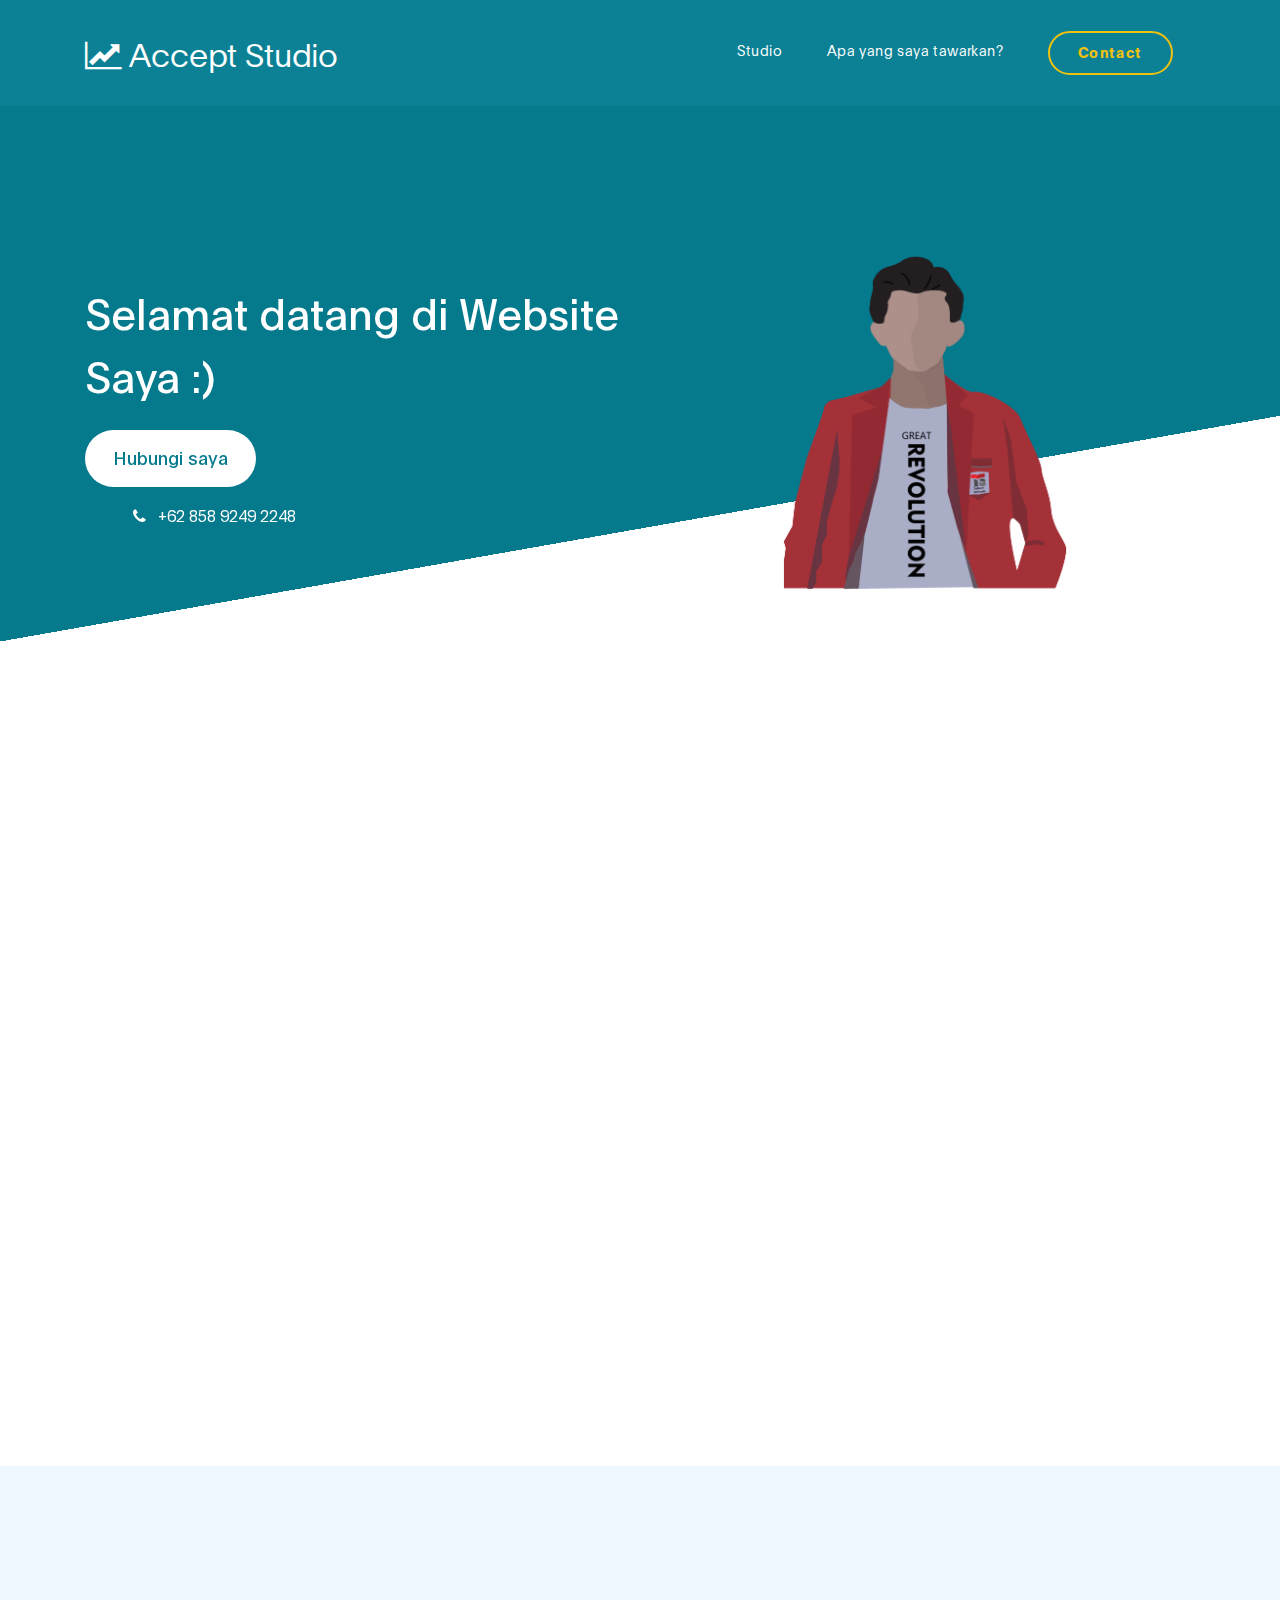
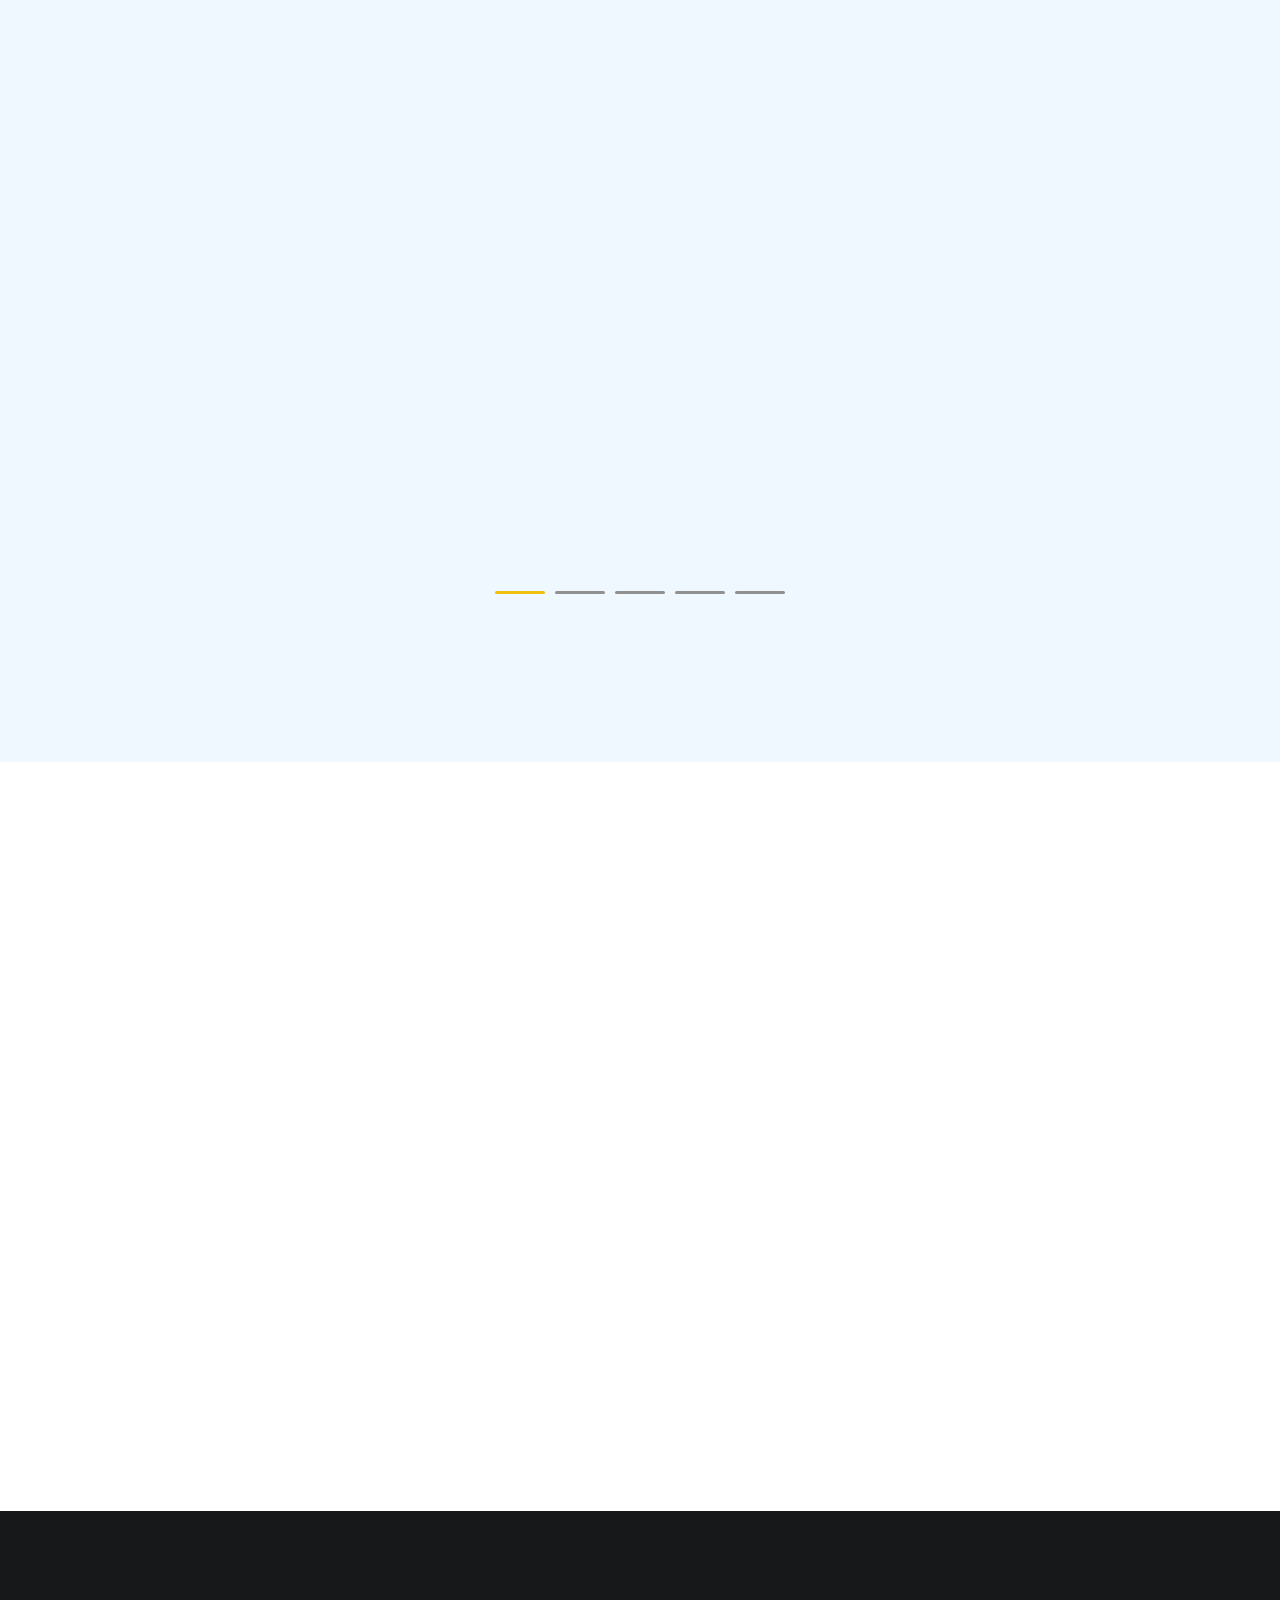
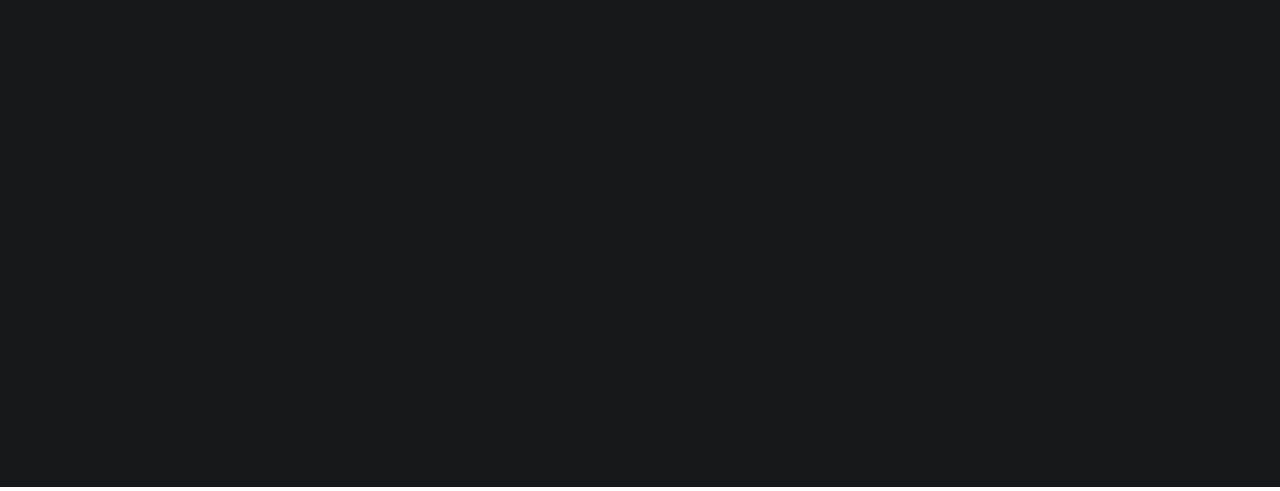
<file: index.html>
<!DOCTYPE html>
<html lang="en">
<head>

     <title>Digital Advertisement Accept Studio</title>
<!--

DIGITAL TREND

https://templatemo.com/tm-538-digital-trend

-->
     <meta charset="UTF-8">
     <meta http-equiv="X-UA-Compatible" content="IE=Edge">
     <meta name="description" content="">
     <meta name="keywords" content="">
     <meta name="author" content="">
     <meta name="viewport" content="width=device-width, initial-scale=1, maximum-scale=1">

     <link rel="stylesheet" href="css/bootstrap.min.css">
     <link rel="stylesheet" href="css/font-awesome.min.css">
     <link rel="stylesheet" href="css/aos.css">
     <link rel="stylesheet" href="css/owl.carousel.min.css">
     <link rel="stylesheet" href="css/owl.theme.default.min.css">

     <!-- MAIN CSS -->
     <link rel="stylesheet" href="css/templatemo-digital-trend.css">

</head>
<body>

     <!-- MENU BAR -->
    <nav class="navbar navbar-expand-lg">
        <div class="container">
            <a class="navbar-brand" href="index.html">
              <i class="fa fa-line-chart"></i>
              Accept Studio
            </a>

            <button class="navbar-toggler" type="button" data-toggle="collapse" data-target="#navbarNav" aria-controls="navbarNav" aria-expanded="false"
                aria-label="Toggle navigation">
                <span class="navbar-toggler-icon"></span>
            </button>

            <div class="collapse navbar-collapse" id="navbarNav">
                <ul class="navbar-nav ml-auto">
                    <li class="nav-item">
                        <a href="#about" class="nav-link smoothScroll">Studio</a>
                    </li>
                    <li class="nav-item">
                        <a href="#project" class="nav-link smoothScroll">Apa yang saya tawarkan?</a>
                    </li>
                    <li class="nav-item">
                        <a href="contact.html" class="nav-link contact">Contact</a>
                    </li>
                </ul>
            </div>
        </div>
    </nav>


     <!-- HERO -->
     <section class="hero hero-bg d-flex justify-content-center align-items-center">
               <div class="container">
                    <div class="row">

                        <div class="col-lg-6 col-md-10 col-12 d-flex flex-column justify-content-center align-items-center">
                              <div class="hero-text">

                                   <h1 class="text-white" data-aos="fade-up">Selamat datang di Website Saya :)</h1>

                                   <a href="https://wa.me/6285892492248" class="custom-btn btn-bg btn mt-3" data-aos="fade-up" data-aos-delay="100">Hubungi saya</a>

                                   <strong class="d-block py-3 pl-5 text-white" data-aos="fade-up" data-aos-delay="200"><i class="fa fa-phone mr-2"></i> +62 858 9249 2248</strong>
                              </div>
                        </div>

                        <div class="col-lg-6 col-12">
                          <div class="hero-image" data-aos="fade-up" data-aos-delay="300">

                            <img src="images/vektorku.png" class="img-fluid" alt="Septian Nabil Pratama">
                          </div>
                        </div>

                    </div>
               </div>
     </section>


     <!-- ABOUT -->
     <section class="about section-padding pb-0" id="about">
          <div class="container">
               <div class="row">

                    <div class="col-lg-7 mx-auto col-md-10 col-12">
                         <div class="about-info">

                              <h2 class="mb-4" data-aos="fade-up">Halo Semua <strong>Selamat Datang</strong> di Website Saya</h2>

                              <p class="mb-0" data-aos="fade-up">Jadi ini adalah web kedua saya setelah web portofolio yang sebelumnya pernah saya buat, nah jadi di website ini terdapat fitur <a href="blog.html">blog</a>, <a href="project-detail.html">apa yang saya tawarkan?</a>, dan <a href="contact.html">contact</a>. 
                              <br><br>Apabila ada yang ingin kalian <strong>tanyakan ataupun kritik dan saran</strong> tentang website ini, silahkan klik pada tombol <a href="contact.html">contact</a> agar bisa langsung menghubungi saya. Untuk website yang sebelumnya kalian bisa <a href="https://septiannabil.github.io/webportofolio">Klik disini</a></p>
                         </div>

                         <div class="about-image" data-aos="fade-up" data-aos-delay="200">

                          <img src="images/office.png" class="img-fluid" alt="office">
                        </div>
                    </div>

               </div>
          </div>
     </section>


     <!-- PROJECT -->
     <section class="project section-padding" id="project">
          <div class="container-fluid">
               <div class="row">

                    <div class="col-lg-12 col-12">

                        <h2 class="mb-5 text-center" data-aos="fade-up">
                            Silahkan Untuk Melihat
                            <strong>jasa yang saya tawarkan</strong>
                        </h2>

                         <div class="owl-carousel owl-theme" id="project-slide">
                              <div class="item project-wrapper" data-aos="fade-up" data-aos-delay="100">
                                   <img src="images/project/foto.jpg" class="img-fluid" alt="project image">

                                   <div class="project-info">
                                        <small>Jasa Fotografi</small>

                                        <h3>
                                             <a href="project-detail.html">
                                                  <span>Nightphotograph</span>
                                                  <i class="fa fa-angle-right project-icon"></i>
                                             </a>
                                        </h3>
                                   </div>
                              </div>

                              <div class="item project-wrapper" data-aos="fade-up">
                                   <img src="images/project/ui-01.png" class="img-fluid" alt="project image">

                                   <div class="project-info">
                                        <small>Jasa Desain</small>

                                        <h3>
                                             <a href="project-detail.html">
                                                  <span>All Design & UI/UX</span>
                                                  <i class="fa fa-angle-right project-icon"></i>
                                             </a>
                                        </h3>
                                   </div>
                              </div>

                              <div class="item project-wrapper" data-aos="fade-up">
                                   <img src="images/project/katalog.jpg" class="img-fluid" alt="project image">

                                   <div class="project-info">
                                        <small>Jasa Fotografi</small>

                                        <h3>
                                             <a href="project-detail.html">
                                                  <span>Katalog</span>
                                                  <i class="fa fa-angle-right project-icon"></i>
                                             </a>
                                        </h3>
                                   </div>
                              </div>

                              <div class="item project-wrapper" data-aos="fade-up">
                                   <img src="images/project/web-01.png" class="img-fluid" alt="project image">

                                   <div class="project-info">
                                        <small>Jasa Frontend dan Backend</small>

                                        <h3>
                                             <a href="project-detail.html">
                                                  <span>Website</span>
                                                  <i class="fa fa-angle-right project-icon"></i>
                                             </a>
                                        </h3>
                                   </div>
                              </div>

                              <div class="item project-wrapper" data-aos="fade-up">
                                   <img src="images/project/video.jpg" class="img-fluid" alt="project image">

                                   <div class="project-info">
                                        <small>Jasa</small>

                                        <h3>
                                             <a href="project-detail.html">
                                                  <span>Video dan Editing</span>
                                                  <i class="fa fa-angle-right project-icon"></i>
                                             </a>
                                        </h3>
                                   </div>
                              </div>
                         </div>
                    </div>

               </div>
          </div>
     </section>


     <!-- TESTIMONIAL -->
     <section class="testimonial section-padding">
          <div class="container">
               <div class="row">

                    <div class="col-lg-6 col-md-5 col-12">
                        <div class="contact-image" data-aos="fade-up">

                          <img src="images/female-avatar.png" class="img-fluid" alt="website">
                        </div>
                    </div>

                    <div class="col-lg-6 col-md-7 col-12">
                      <h4 class="my-5 pt-3" data-aos="fade-up" data-aos-delay="100">Terimakasih sudah datang ke website saya :)</h4>

                      <div class="quote" data-aos="fade-up" data-aos-delay="200"></div>

                      <h2 class="mb-4" data-aos="fade-up" data-aos-delay="300">Apabila ada kekurangan, saran ataupun kritik bisa hubungi saya lewat kontak di bawah ini.</h2>

                      <p data-aos="fade-up" data-aos-delay="400">
                        <strong>Septian Nabil Pratama</strong>

                        <span class="mx-1">/</span>

                        <small>Photo, Video, and Web Developer Freelance</small>
                      </p>
                    </div>

               </div>
          </div>
     </section>


    <footer class="site-footer">
      <div class="container">
        <div class="row">

          <div class="col-lg-5 mx-lg-auto col-md-8 col-10">
            <h1 class="text-white" data-aos="fade-up" data-aos-delay="100">Anda <strong>puas</strong> Kami <strong>senang</strong>.</h1>
          </div>

          <div class="col-lg-3 col-md-6 col-12" data-aos="fade-up" data-aos-delay="200">
            <h4 class="my-4">Contact Info</h4>

            <p class="mb-1">
              <i class="fa fa-phone mr-2 footer-icon"></i> 
              +62 858 9249 2248
            </p>

            <p>
              <a href="#">
                <i class="fa fa-envelope mr-2 footer-icon"></i>
                septian.nabil.pratama@gmail.com
              </a>
            </p>
          </div>

          <div class="col-lg-3 col-md-6 col-12" data-aos="fade-up" data-aos-delay="300">
            <h4 class="my-4">Alamat Saya</h4>

            <p class="mb-1">
              <i class="fa fa-home mr-2 footer-icon"></i> 
              Jl. Kanfer Raya no.2a, Desa kalisalak, Batang, Jawa Tengah, Indonesia
            </p>
          </div>

          <div class="col-lg-4 mx-lg-auto text-center col-md-8 col-12" data-aos="fade-up" data-aos-delay="400">
            <p class="copyright-text">Copyright &copy; 2020 Your Company
            <br>
            <a rel="nofollow noopener" href="https://www.instagram.com/septiannabil_/">Design and Web by : Septian Nabil Pratama</a></p>
          </div>

          <div class="col-lg-4 mx-lg-auto col-md-6 col-12" data-aos="fade-up" data-aos-delay="500">
            
            <ul class="footer-link">
              <li><a href="#">Stories</a></li>
              <li><a href="#">Work with us</a></li>
              <li><a href="#">Privacy</a></li>
            </ul>
          </div>

          <div class="col-lg-3 mx-lg-auto col-md-6 col-12" data-aos="fade-up" data-aos-delay="600">
            <ul class="social-icon">
              <li><a href="#" class="fa fa-instagram"></a></li>
              <li><a href="#" class="fa fa-twitter"></a></li>
              <li><a href="#" class="fa fa-dribbble"></a></li>
              <li><a href="#" class="fa fa-behance"></a></li>
            </ul>
          </div>

        </div>
      </div>
    </footer>


     <!-- SCRIPTS -->
     <script src="js/jquery.min.js"></script>
     <script src="js/bootstrap.min.js"></script>
     <script src="js/aos.js"></script>
     <script src="js/owl.carousel.min.js"></script>
     <script src="js/smoothscroll.js"></script>
     <script src="js/custom.js"></script>

</body>
</html>
</file>
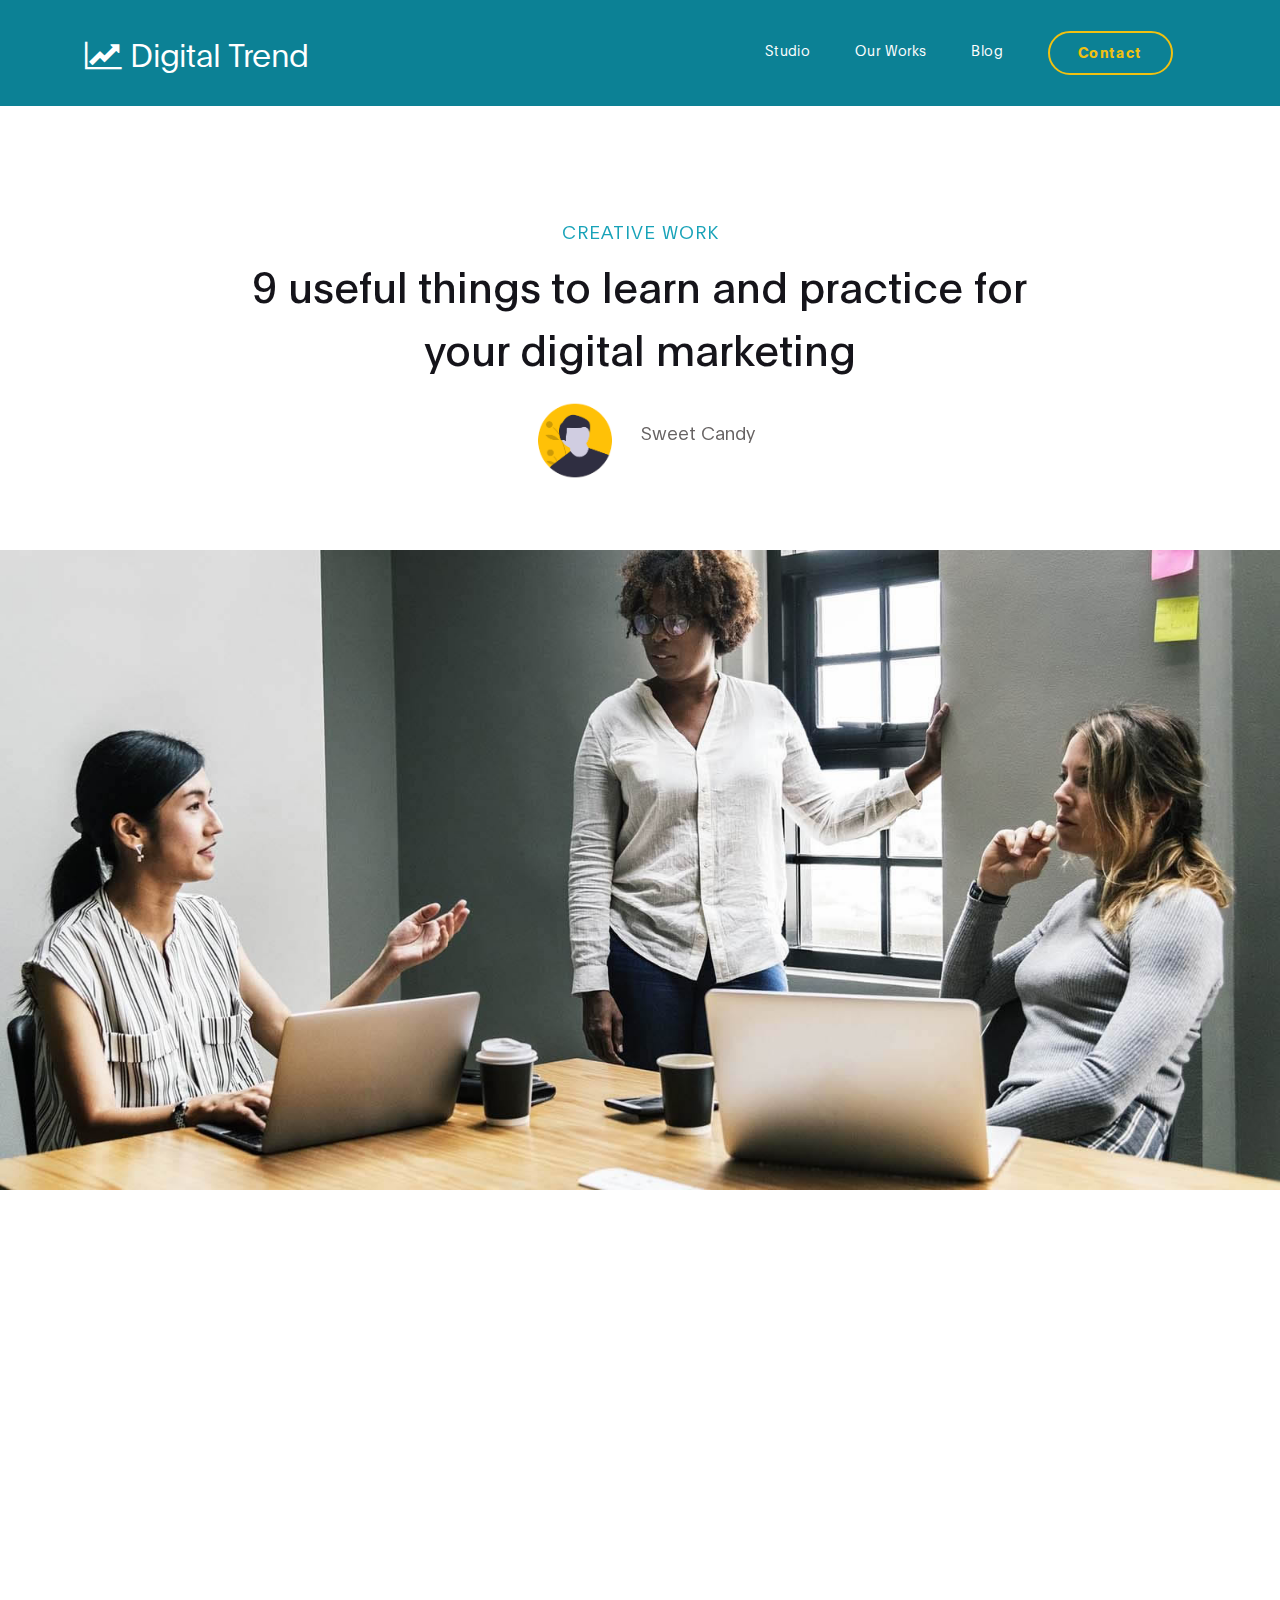
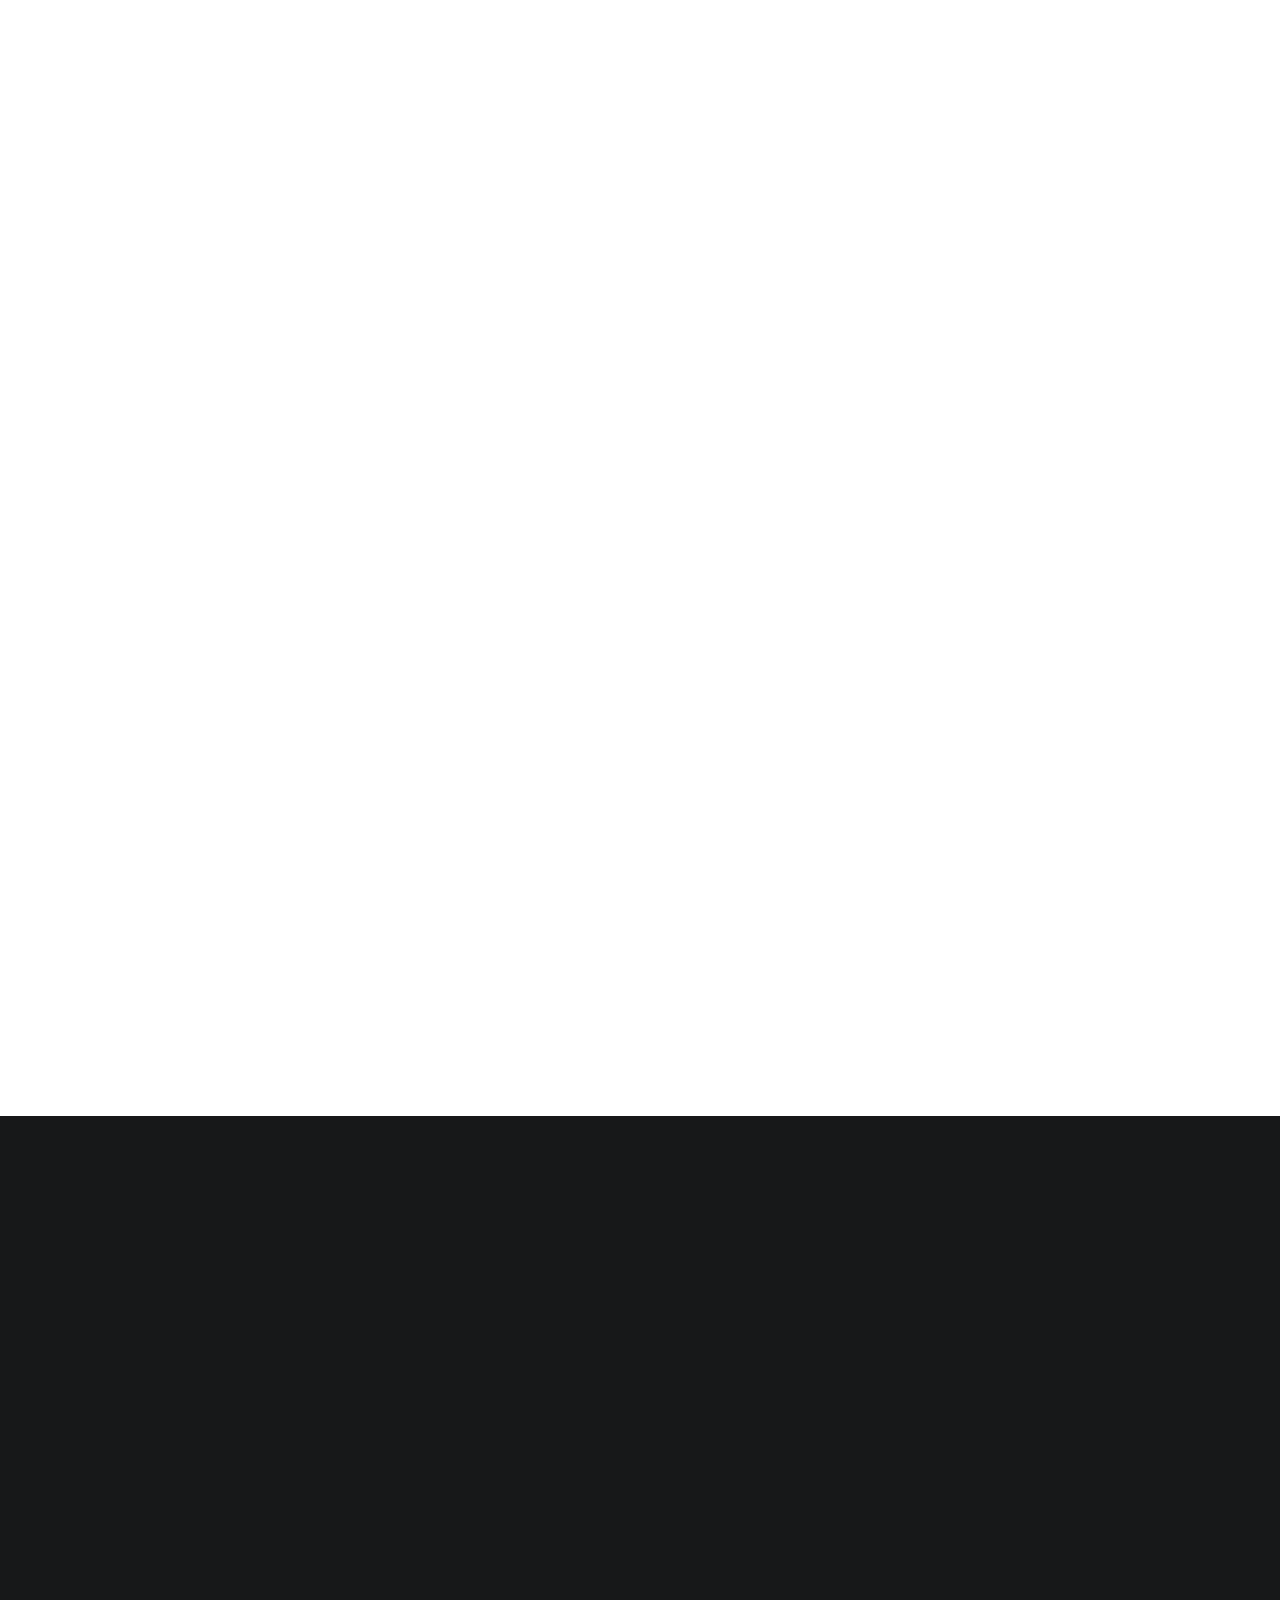
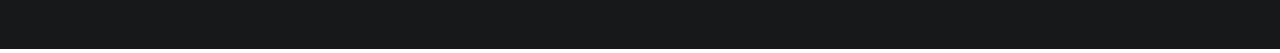
<file: blog-detail.html>
<!DOCTYPE html>
<html lang="en">
<head>

     <title>Digital Trend - Blog Detail</title>
<!--

DIGITAL TREND

https://templatemo.com/tm-538-digital-trend

-->
     <meta charset="UTF-8">
     <meta http-equiv="X-UA-Compatible" content="IE=Edge">
     <meta name="description" content="">
     <meta name="keywords" content="">
     <meta name="author" content="">
     <meta name="viewport" content="width=device-width, initial-scale=1, maximum-scale=1">

     <link rel="stylesheet" href="css/bootstrap.min.css">
     <link rel="stylesheet" href="css/font-awesome.min.css">
     <link rel="stylesheet" href="css/aos.css">
     <link rel="stylesheet" href="css/owl.carousel.min.css">
     <link rel="stylesheet" href="css/owl.theme.default.min.css">

     <!-- MAIN CSS -->
     <link rel="stylesheet" href="css/templatemo-digital-trend.css">

</head>
<body>

     <!-- MENU BAR -->
    <nav class="navbar navbar-expand-lg position-relative">
        <div class="container">
            <a class="navbar-brand" href="index.html">
              <i class="fa fa-line-chart"></i>
              Digital Trend
            </a>

            <button class="navbar-toggler" type="button" data-toggle="collapse" data-target="#navbarNav" aria-controls="navbarNav" aria-expanded="false"
                aria-label="Toggle navigation">
                <span class="navbar-toggler-icon"></span>
            </button>

            <div class="collapse navbar-collapse" id="navbarNav">
                <ul class="navbar-nav ml-auto">
                    <li class="nav-item">
                        <a href="index.html#about" class="nav-link">Studio</a>
                    </li>
                    <li class="nav-item">
                        <a href="index.html#project" class="nav-link">Our Works</a>
                    </li>
                    <li class="nav-item">
                        <a href="blog.html" class="nav-link">Blog</a>
                    </li>
                    <li class="nav-item">
                        <a href="contact.html" class="nav-link contact">Contact</a>
                    </li>
                </ul>
            </div>
        </div>
    </nav>


     <!-- BLOG DETAIL -->
     <section class="project-detail section-padding-half">
          <div class="container">
               <div class="row">

                    <div class="col-lg-9 mx-auto col-md-10 col-12 mt-lg-5 text-center" data-aos="fade-up">
                      <h4 class="blog-category text-info">Creative Work</h4>
                      
                      <h1>9 useful things to learn and practice for your digital marketing</h1>

                      <div class="client-info">
                          <div class="d-flex justify-content-center align-items-center mt-3">
                            <img src="images/project/project-detail/male-avatar.png" class="img-fluid" alt="male avatar">

                            <p>Sweet Candy</p>
                          </div>
                      </div>
                    </div>

               </div>
          </div>
     </section>


     <div class="full-image text-center" data-aos="zoom-in">
       <img src="images/blog/blog-header-image.jpg" class="img-fluid" alt="blog header">
     </div>


     <!-- BLOG DETAIL -->
     <section class="project-detail">
          <div class="container">
               <div class="row">

                  <div class="col-lg-9 mx-auto col-md-11 col-12 my-5 pt-3" data-aos="fade-up">

                    <h2 class="mb-3">Etiam quis metus elementum, tempor risus vel, condimentum orci.</h2>

                    <p>Mauris in convallis nunc, non facilisis arcu. Nunc sapien nulla, interdum at diam non, aliquam vestibulum leo. Fusce laoreet malesuada ante, consectetur consequat ante tempor et. Quisque ac risus ligula.</p>

                    <p>Suspendisse bibendum tortor at est placerat auctor. Phasellus tortor est, bibendum eu ex eu, tincidunt efficitur nunc. Orci varius natoque penatibus et magnis dis parturient montes, nascetur ridiculus mus.</p>

                    <ul class="list-detail py-3">
                      <li><span>Quisque at condimentum est. Duis sollicitudin urna id elit pulvinar placerat. Ut ac dui in ex vulputate dictum.</span></li>

                      <li><span>Mauris vitae tellus nisi. Morbi rutrum lacus sit amet volutpat viverra.</span></li>

                      <li><span> Integer maximus sem ut ipsum blandit elementum. Nullam sollicitudin accumsan commodo.</span></li>
                    </ul>

                    <p>Sed leo nisl, posuere at molestie ac, suscipit auctor mauris. Etiam quis metus elementum, tempor risus vel, condimentum orci.</p>

                    <h2 class="mt-5 mb-3">Curabitur tempus vel libero lobortis feugiat</h2>

                    <p>Orci varius natoque penatibus et magnis dis parturient montes, nascetur ridiculus mus. Mauris in convallis nunc, non facilisis arcu. Nunc sapien nulla, interdum at diam non, aliquam vestibulum leo.</p>

                    <blockquote>Phasellus dapibus ex sed dolor blandit, efficitur iaculis ipsum scelerisque. Cras elementum nibh id felis sagittis, sit amet pellentesque ligula porttitor. Fusce laoreet malesuada ante, consectetur consequat ante tempor et. Quisque ac risus ligula.</blockquote>
                    </div>
               </div>

              <div class="col-lg-8 mx-auto mb-5 pb-5 col-12" data-aos="fade-up">

                <h3 class="my-3" data-aos="fade-up">Leave a comment</h3>

                <form action="#" method="get"  class="contact-form" data-aos="fade-up" data-aos-delay="300" role="form">
                  <div class="row">
                    <div class="col-lg-6 col-12">
                      <input type="text" class="form-control" name="name" placeholder="Name">
                    </div>

                    <div class="col-lg-6 col-12">
                      <input type="email" class="form-control" name="email" placeholder="Email">
                    </div>

                    <div class="col-lg-12 col-12">
                      <textarea class="form-control" rows="6" name="message" placeholder="Message"></textarea>
                    </div>

                    <div class="col-lg-5 mx-auto col-7">
                      <button type="submit" class="form-control" id="submit-button" name="submit">Submit Comment</button>
                    </div>
                  </div>
                </form>
              </div>
              
          </div>
          
     </section>


    <footer class="site-footer">
      <div class="container">
        <div class="row">

          <div class="col-lg-5 mx-lg-auto col-md-8 col-10">
            <h1 class="text-white" data-aos="fade-up" data-aos-delay="100">We make creative <strong>brands</strong> only.</h1>
          </div>

          <div class="col-lg-3 col-md-6 col-12" data-aos="fade-up" data-aos-delay="200">
            <h4 class="my-4">Contact Info</h4>

            <p class="mb-1">
              <i class="fa fa-phone mr-2 footer-icon"></i> 
              +99 080 070 4224
            </p>

            <p>
              <a href="#">
                <i class="fa fa-envelope mr-2 footer-icon"></i>
                hello@company.com
              </a>
            </p>
          </div>

          <div class="col-lg-3 col-md-6 col-12" data-aos="fade-up" data-aos-delay="300">
            <h4 class="my-4">Our Studio</h4>

            <p class="mb-1">
              <i class="fa fa-home mr-2 footer-icon"></i> 
              Av. Lúcio Costa - Barra da Tijuca, Rio de Janeiro - RJ, Brazil
            </p>
          </div>

          <div class="col-lg-4 mx-lg-auto text-center col-md-8 col-12" data-aos="fade-up" data-aos-delay="400">
            <p class="copyright-text">Copyright &copy; 2020 Your Company
            <br>
            <a rel="nofollow noopener" href="https://templatemo.com">Design: TemplateMo</a></p>
          </div>

          <div class="col-lg-4 mx-lg-auto col-md-6 col-12" data-aos="fade-up" data-aos-delay="500">
            
            <ul class="footer-link">
              <li><a href="#">Stories</a></li>
              <li><a href="#">Work with us</a></li>
              <li><a href="#">Privacy</a></li>
            </ul>
          </div>

          <div class="col-lg-3 mx-lg-auto col-md-6 col-12" data-aos="fade-up" data-aos-delay="600">
            <ul class="social-icon">
              <li><a href="#" class="fa fa-instagram"></a></li>
              <li><a href="#" class="fa fa-twitter"></a></li>
              <li><a href="#" class="fa fa-dribbble"></a></li>
              <li><a href="#" class="fa fa-behance"></a></li>
            </ul>
          </div>

        </div>
      </div>
    </footer>


     <!-- SCRIPTS -->
     <script src="js/jquery.min.js"></script>
     <script src="js/bootstrap.min.js"></script>
     <script src="js/aos.js"></script>
     <script src="js/owl.carousel.min.js"></script>
     <script src="js/custom.js"></script>

</body>
</html>
</file>
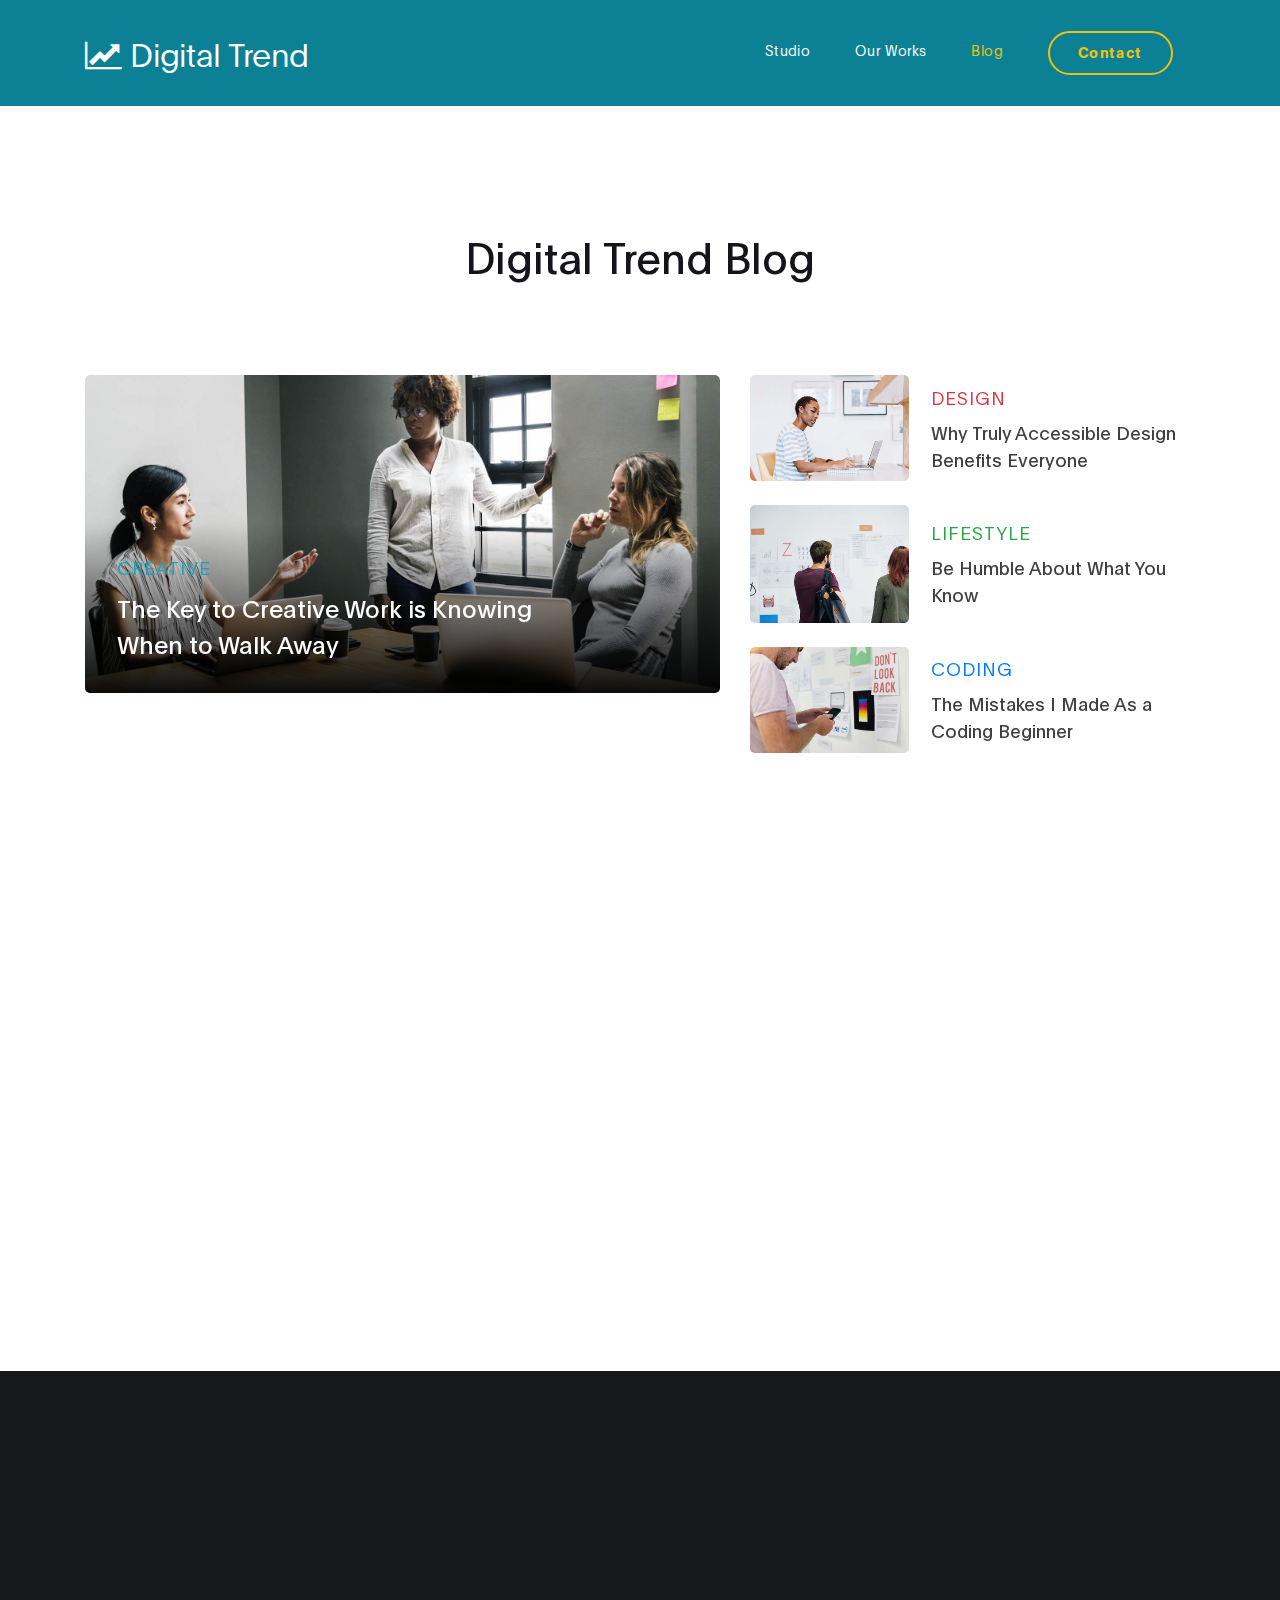
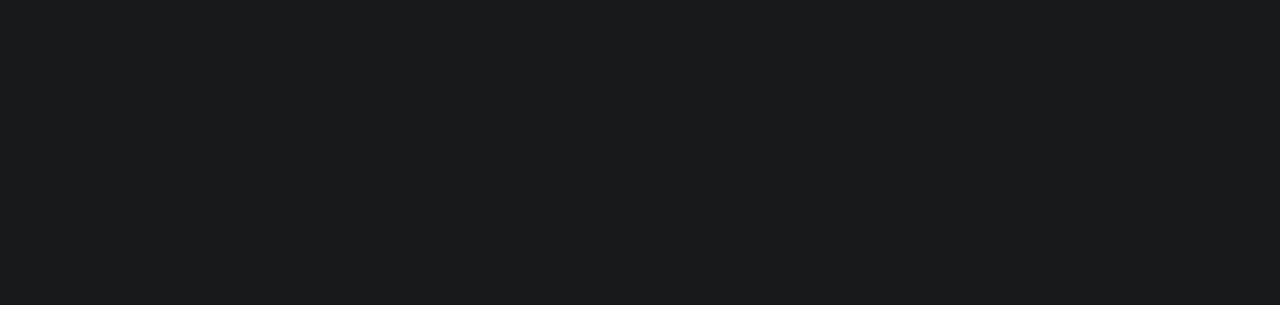
<file: blog.html>
<!DOCTYPE html>
<html lang="en">
<head>

     <title>Digital Trend - Blog</title>
<!--

DIGITAL TREND

https://templatemo.com/tm-538-digital-trend

-->
     <meta charset="UTF-8">
     <meta http-equiv="X-UA-Compatible" content="IE=Edge">
     <meta name="description" content="">
     <meta name="keywords" content="">
     <meta name="author" content="">
     <meta name="viewport" content="width=device-width, initial-scale=1, maximum-scale=1">

     <link rel="stylesheet" href="css/bootstrap.min.css">
     <link rel="stylesheet" href="css/font-awesome.min.css">
     <link rel="stylesheet" href="css/aos.css">
     <link rel="stylesheet" href="css/owl.carousel.min.css">
     <link rel="stylesheet" href="css/owl.theme.default.min.css">

     <!-- MAIN CSS -->
     <link rel="stylesheet" href="css/templatemo-digital-trend.css">

</head>
<body>

     <!-- MENU BAR -->
    <nav class="navbar navbar-expand-lg position-absolute">
        <div class="container">
            <a class="navbar-brand" href="index.html">
              <i class="fa fa-line-chart"></i>
              Digital Trend
            </a>

            <button class="navbar-toggler" type="button" data-toggle="collapse" data-target="#navbarNav" aria-controls="navbarNav" aria-expanded="false"
                aria-label="Toggle navigation">
                <span class="navbar-toggler-icon"></span>
            </button>

            <div class="collapse navbar-collapse" id="navbarNav">
                <ul class="navbar-nav ml-auto">
                    <li class="nav-item">
                        <a href="index.html#about" class="nav-link">Studio</a>
                    </li>
                    <li class="nav-item">
                        <a href="index.html#project" class="nav-link">Our Works</a>
                    </li>
                    <li class="nav-item">
                        <a href="blog.html" class="nav-link active">Blog</a>
                    </li>
                    <li class="nav-item">
                        <a href="contact.html" class="nav-link contact">Contact</a>
                    </li>
                </ul>
            </div>
        </div>
    </nav>


     <!-- BLOG -->
     <section class="blog section-padding">
          <div class="container">
               <div class="row">

                    <div class="col-lg-12 col-12 py-5 mt-5 mb-3 text-center">

                      <h1 class="mb-4" data-aos="fade-up">Digital Trend Blog</h1>
                    </div>

                    <div class="col-lg-7 col-md-7 col-12 mb-4">
                      <div class="blog-header" data-aos="fade-up" data-aos-delay="100">
                        <img src="images/blog/blog-header-image.jpg" class="img-fluid" alt="blog header">

                        <div class="blog-header-info">
                          <h4 class="blog-category text-info">Creative</h4>

                          <h3><a href="blog-detail.html">The Key to Creative Work is Knowing When to Walk Away</a></h3>
                        </div>
                      </div>
                    </div>

                    <div class="col-lg-5 col-md-5 col-12 mb-4">
                      <div class="blog-sidebar d-flex justify-content-center align-items-center" data-aos="fade-up" data-aos-delay="200">
                        <img src="images/blog/blog-sidebar-image.jpg" class="img-fluid" alt="blog">

                        <div class="blog-info">
                          <h4 class="blog-category text-danger">Design</h4>

                          <h3><a href="blog-detail.html">Why Truly Accessible Design Benefits Everyone</a></h3>
                        </div>
                      </div>

                      <div class="blog-sidebar py-4 d-flex justify-content-center align-items-center" data-aos="fade-up" data-aos-delay="300">
                        <img src="images/blog/blog-sidebar-image01.jpg" class="img-fluid" alt="blog">

                        <div class="blog-info">
                          <h4 class="blog-category text-success">lifestyle</h4>

                          <h3><a href="blog-detail.html">Be Humble About What You Know</a></h3>
                        </div>
                      </div>

                      <div class="blog-sidebar d-flex justify-content-center align-items-center" data-aos="fade-up" data-aos-delay="200">
                        <img src="images/blog/blog-sidebar-image02.jpg" class="img-fluid" alt="blog">

                        <div class="blog-info">
                          <h4 class="blog-category text-primary">Coding</h4>

                          <h3><a href="blog-detail.html">The Mistakes I Made As a Coding Beginner</a></h3>
                        </div>
                      </div>

                    </div>

                    <div class="col-lg-5 ml-auto mt-5 pt-5 col-md-6 col-12">

                      <img src="images/newsletter.png" data-aos="fade-up" data-aos-delay="100" class="img-fluid" alt="newsletter">
                    </div>

                    <div class="col-lg-5 mr-auto mt-5 pt-5 col-md-6 col-12 newsletter-form">
                      <h4 data-aos="fade-up" data-aos-delay="200">Email Newsletter</h4>

                      <h2 data-aos="fade-up" data-aos-delay="300">Let’s stay up-to-date. We'll share you all good stuffs.</h2>
                      <form action="#" method="get" enctype="multipart/form-data">
                      <div class="form-group mt-4" data-aos="fade-up" data-aos-delay="400">
                        <input name="email" type="email" class="form-control" 
                        		id="email" aria-describedby="emailHelp" placeholder="Please enter your email" required>

                        <small id="emailHelp" class="form-text text-muted">We'll NOT share your email address to anyone else.</small>

                      </div>

                      <div class="form-group form-check" data-aos="fade-up" data-aos-delay="500">
                        <input name="monthly" type="checkbox" class="form-check-input" id="monthly">

                        <label class="form-check-label" for="monthly">Please send me a monthly newsletter.</label>
                      </div>

                        <button type="submit" data-aos="fade-up" data-aos-delay="500" class="btn w-100 mt-3">Sign up</button>
                      </form>
                    </div>

               </div>
          </div>
     </section>


    <footer class="site-footer">
      <div class="container">
        <div class="row">

          <div class="col-lg-5 mx-lg-auto col-md-8 col-10">
            <h1 class="text-white" data-aos="fade-up" data-aos-delay="100">We make creative <strong>brands</strong> only.</h1>
          </div>

          <div class="col-lg-3 col-md-6 col-12" data-aos="fade-up" data-aos-delay="200">
            <h4 class="my-4">Contact Info</h4>

            <p class="mb-1">
              <i class="fa fa-phone mr-2 footer-icon"></i> 
              +99 080 070 4224
            </p>

            <p>
              <a href="#">
                <i class="fa fa-envelope mr-2 footer-icon"></i>
                hello@company.com
              </a>
            </p>
          </div>

          <div class="col-lg-3 col-md-6 col-12" data-aos="fade-up" data-aos-delay="300">
            <h4 class="my-4">Our Studio</h4>

            <p class="mb-1">
              <i class="fa fa-home mr-2 footer-icon"></i> 
              Av. Lúcio Costa - Barra da Tijuca, Rio de Janeiro - RJ, Brazil
            </p>
          </div>

          <div class="col-lg-4 mx-lg-auto text-center col-md-8 col-12" data-aos="fade-up" data-aos-delay="400">
            <p class="copyright-text">Copyright &copy; 2020 Your Company
            <br>
            <a rel="nofollow noopener" href="https://templatemo.com">Design: TemplateMo</a></p>
          </div>

          <div class="col-lg-4 mx-lg-auto col-md-6 col-12" data-aos="fade-up" data-aos-delay="500">
            
            <ul class="footer-link">
              <li><a href="#">Stories</a></li>
              <li><a href="#">Work with us</a></li>
              <li><a href="#">Privacy</a></li>
            </ul>
          </div>

          <div class="col-lg-3 mx-lg-auto col-md-6 col-12" data-aos="fade-up" data-aos-delay="600">
            <ul class="social-icon">
              <li><a href="#" class="fa fa-instagram"></a></li>
              <li><a href="#" class="fa fa-twitter"></a></li>
              <li><a href="#" class="fa fa-dribbble"></a></li>
              <li><a href="#" class="fa fa-behance"></a></li>
            </ul>
          </div>

        </div>
      </div>
    </footer>


     <!-- SCRIPTS -->
     <script src="js/jquery.min.js"></script>
     <script src="js/bootstrap.min.js"></script>
     <script src="js/aos.js"></script>
     <script src="js/owl.carousel.min.js"></script>
     <script src="js/custom.js"></script>

</body>
</html>
</file>
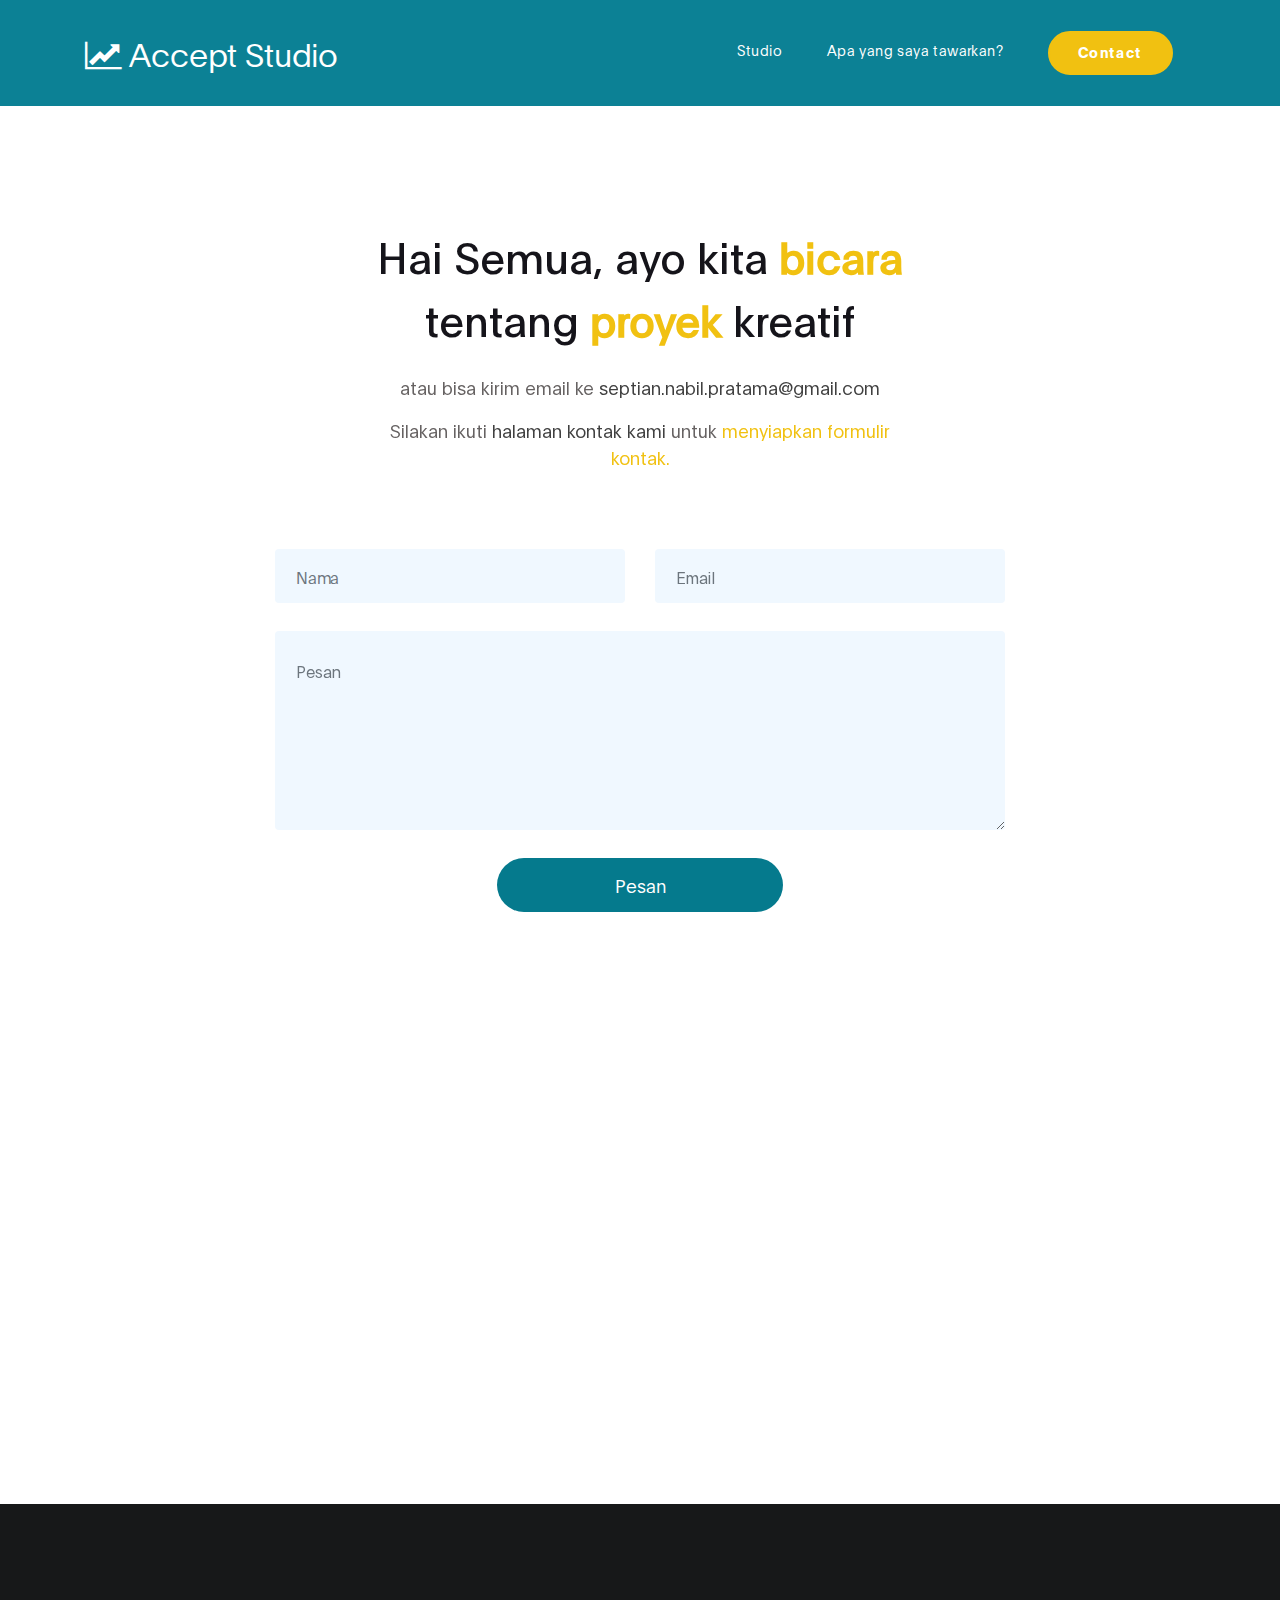
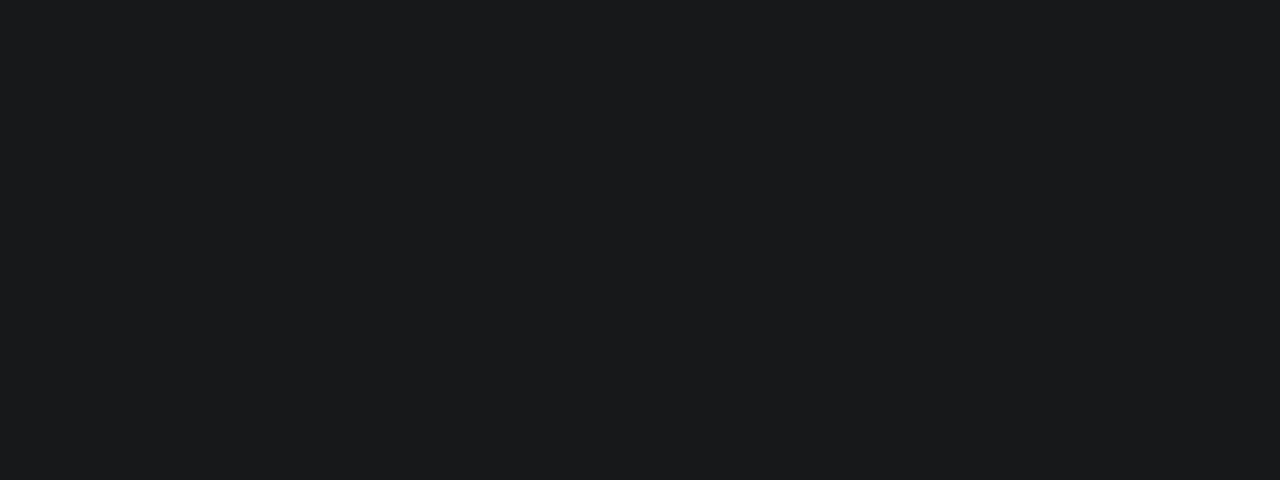
<file: contact.html>
<!DOCTYPE html>
<html lang="en">
<head>

     <title>Digital Advertisement Accept Studio</title>
<!--

DIGITAL TREND

https://templatemo.com/tm-538-digital-trend

-->
     <meta charset="UTF-8">
     <meta http-equiv="X-UA-Compatible" content="IE=Edge">
     <meta name="description" content="">
     <meta name="keywords" content="">
     <meta name="author" content="">
     <meta name="viewport" content="width=device-width, initial-scale=1, maximum-scale=1">

     <link rel="stylesheet" href="css/bootstrap.min.css">
     <link rel="stylesheet" href="css/font-awesome.min.css">
     <link rel="stylesheet" href="css/aos.css">
     <link rel="stylesheet" href="css/owl.carousel.min.css">
     <link rel="stylesheet" href="css/owl.theme.default.min.css">

     <!-- MAIN CSS -->
     <link rel="stylesheet" href="css/templatemo-digital-trend.css">

</head>
<body>

     <!-- MENU BAR -->
    <nav class="navbar navbar-expand-lg position-absolute">
        <div class="container">
          <a class="navbar-brand" href="index.html">
              <i class="fa fa-line-chart"></i>
              Accept Studio
            </a>

            <button class="navbar-toggler" type="button" data-toggle="collapse" data-target="#navbarNav" aria-controls="navbarNav" aria-expanded="false"
                aria-label="Toggle navigation">
                <span class="navbar-toggler-icon"></span>
            </button>

            <div class="collapse navbar-collapse" id="navbarNav">
                <ul class="navbar-nav ml-auto">
                    <li class="nav-item">
                        <a href="index.html#about" class="nav-link">Studio</a>
                    </li>
                    <li class="nav-item">
                        <a href="index.html#project" class="nav-link">Apa yang saya tawarkan?</a>
                    </li>
                    <li class="nav-item">
                        <a href="contact.html" class="nav-link active contact">Contact</a>
                    </li>
                </ul>
            </div>
        </div>
    </nav>


     <!-- CONTACT -->
     <section class="contact section-padding">
          <div class="container">
               <div class="row">

                    <div class="col-lg-6 mx-auto col-md-7 col-12 py-5 mt-5 text-center" data-aos="fade-up">

                      <h1 class="mb-4">Hai Semua, ayo kita <strong>bicara</strong> tentang <strong>proyek</strong> kreatif</h1>

                      <p>atau bisa kirim email ke <a href="septian.nabil.pratama@gmail.com">septian.nabil.pratama@gmail.com</a></p>
                      <p>Silakan ikuti <a rel="nofollow" href="contact.html">halaman kontak kami </a>untuk<strong> menyiapkan formulir kontak.</strong></p>
                    </div>

                    <div class="col-lg-8 mx-auto col-md-10 col-12">
                    
                    <!-- Follow https://templatemo.com/contact page to setup your own contact form -->
                    
                      <form action="#" method="post" class="contact-form" data-aos="fade-up" data-aos-delay="300" role="form">
                        <div class="row">
                          <div class="col-lg-6 col-12">
                            <input type="text" class="form-control" name="name" placeholder="Nama">
                          </div>

                          <div class="col-lg-6 col-12">
                            <input type="email" class="form-control" name="email" placeholder="Email">
                          </div>

                          <div class="col-lg-12 col-12">
                            <textarea class="form-control" rows="6" name="message" placeholder="Pesan"></textarea>
                          </div>

                          <div class="col-lg-5 mx-auto col-7"> <a href="https://wa.me/6285892492248"></a>
                            <button type="submit" class="form-control" id="submit-button" name="submit">Pesan</button>
                          </div>
                        </div>

                      </form>
                    </div>

               </div>
          </div>
     </section>

<!-- How to change your own map point
	1. Go to Google Maps
	2. Click on your location point
	3. Click "Share" and choose "Embed map" tab
	4. Copy only URL and paste it within the src="" field below
-->
     <div class="google-map" data-aos="zoom-in">
      <iframe src="https://www.google.com/maps/embed?pb=!1m18!1m12!1m3!1d3960.7285455832!2d109.71672891403261!3d-6.9230181949979!2m3!1f0!2f0!3f0!3m2!1i1024!2i768!4f13.1!3m3!1m2!1s0x2e7024823810e2ad%3A0x14d3baabc02b4cb0!2sBatang%2C%20Kalisalak%2C%20Kec.%20Batang%2C%20Kabupaten%20Batang%2C%20Jawa%20Tengah%2051216!5e0!3m2!1sid!2sid!4v1614761979065!5m2!1sid!2sid" width="600" height="450" style="border:0;" allowfullscreen="" loading="lazy"></iframe>
     </div>


     <footer class="site-footer">
      <div class="container">
        <div class="row">

          <div class="col-lg-5 mx-lg-auto col-md-8 col-10">
            <h1 class="text-white" data-aos="fade-up" data-aos-delay="100">Anda <strong>puas</strong> Kami <strong>senang</strong>.</h1>
          </div>

          <div class="col-lg-3 col-md-6 col-12" data-aos="fade-up" data-aos-delay="200">
            <h4 class="my-4">Contact Info</h4>

            <p class="mb-1">
              <i class="fa fa-phone mr-2 footer-icon"></i> 
              +62 858 9249 2248
            </p>

            <p>
              <a href="#">
                <i class="fa fa-envelope mr-2 footer-icon"></i>
                septian.nabil.pratama@gmail.com
              </a>
            </p>
          </div>

          <div class="col-lg-3 col-md-6 col-12" data-aos="fade-up" data-aos-delay="300">
            <h4 class="my-4">Alamat Saya</h4>

            <p class="mb-1">
              <i class="fa fa-home mr-2 footer-icon"></i> 
              Jl. Kanfer Raya no.2a, Desa kalisalak, Batang, Jawa Tengah, Indonesia
            </p>
          </div>

          <div class="col-lg-4 mx-lg-auto text-center col-md-8 col-12" data-aos="fade-up" data-aos-delay="400">
            <p class="copyright-text">Copyright &copy; 2020 Your Company
            <br>
            <a rel="nofollow noopener" href="https://www.instagram.com/septiannabil_/">Design and Web by : Septian Nabil Pratama</a></p>
          </div>

          <div class="col-lg-4 mx-lg-auto col-md-6 col-12" data-aos="fade-up" data-aos-delay="500">
            
            <ul class="footer-link">
              <li><a href="#">Stories</a></li>
              <li><a href="#">Work with us</a></li>
              <li><a href="#">Privacy</a></li>
            </ul>
          </div>

          <div class="col-lg-3 mx-lg-auto col-md-6 col-12" data-aos="fade-up" data-aos-delay="600">
            <ul class="social-icon">
              <li><a href="#" class="fa fa-instagram"></a></li>
              <li><a href="#" class="fa fa-twitter"></a></li>
              <li><a href="#" class="fa fa-dribbble"></a></li>
              <li><a href="#" class="fa fa-behance"></a></li>
            </ul>
          </div>

        </div>
      </div>
    </footer>


     <!-- SCRIPTS -->
     <script src="js/jquery.min.js"></script>
     <script src="js/bootstrap.min.js"></script>
     <script src="js/aos.js"></script>
     <script src="js/owl.carousel.min.js"></script>
     <script src="js/custom.js"></script>

</body>
</html>
</file>
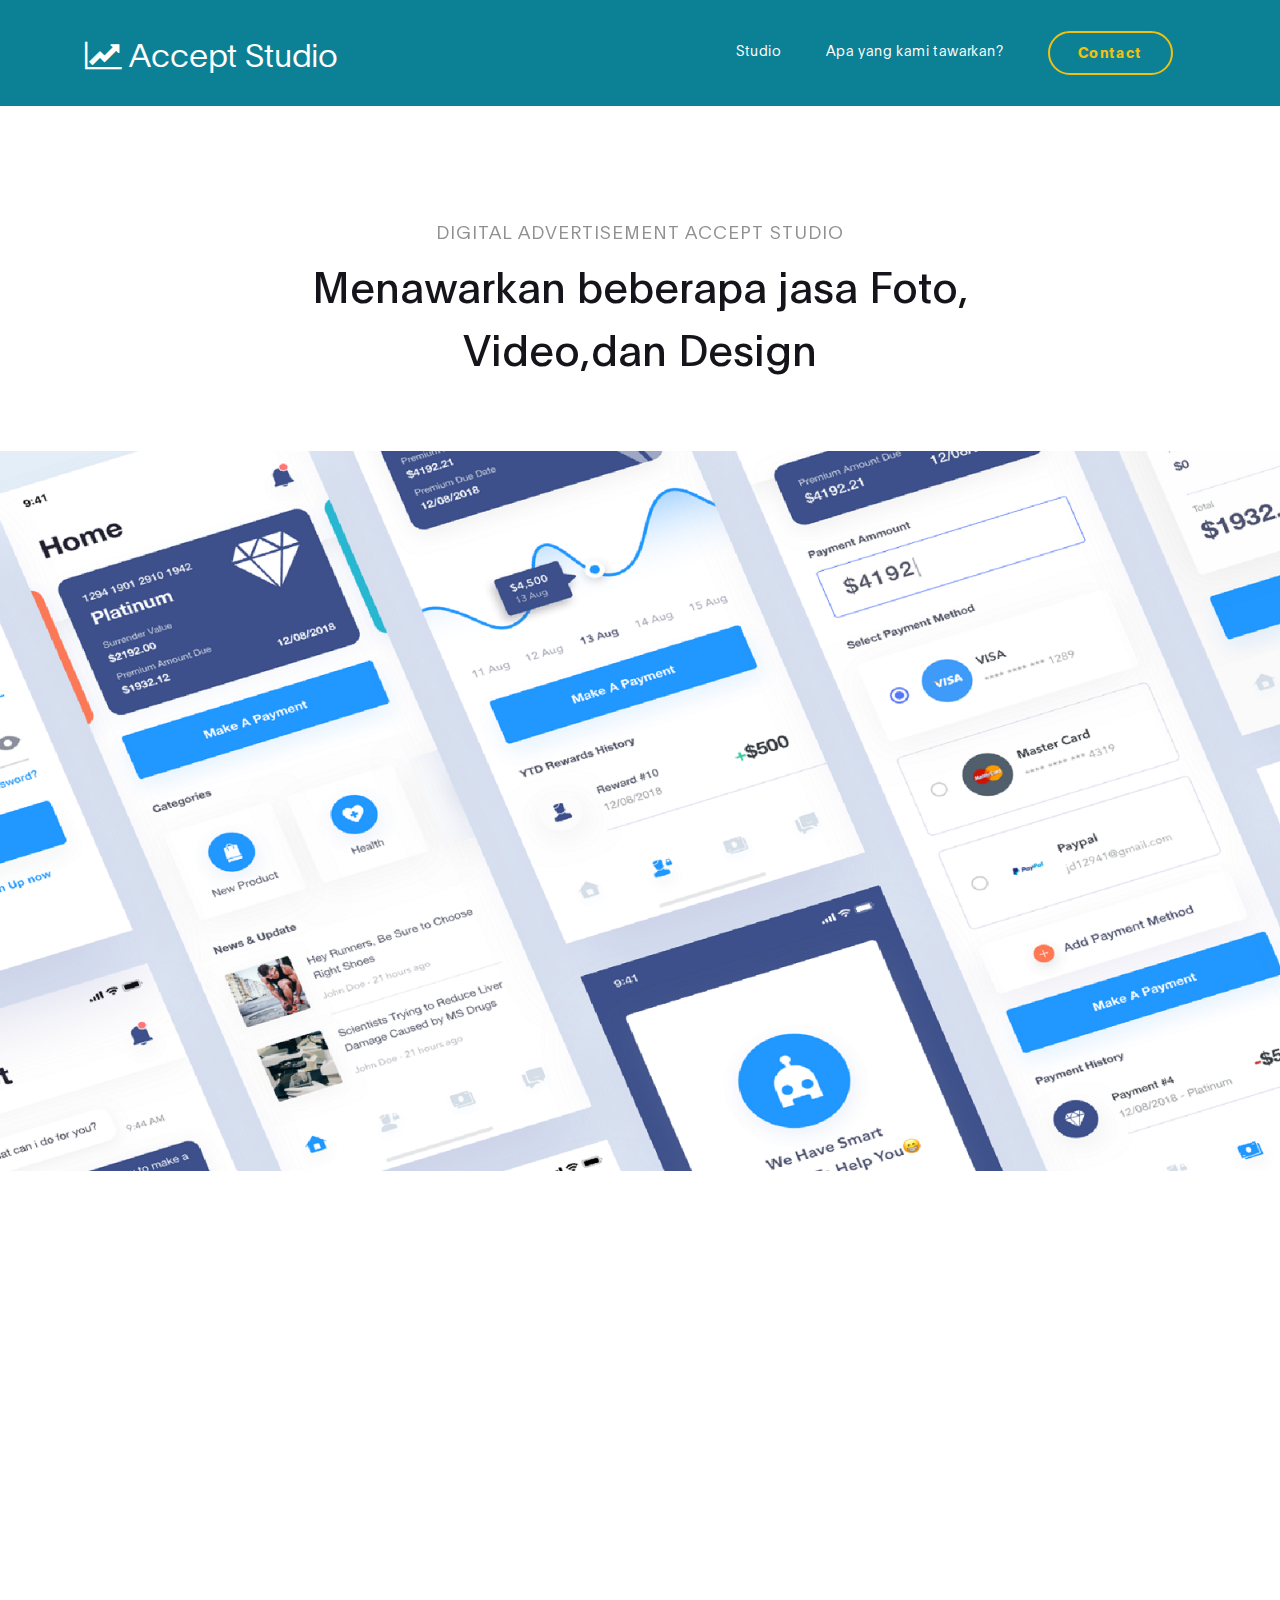
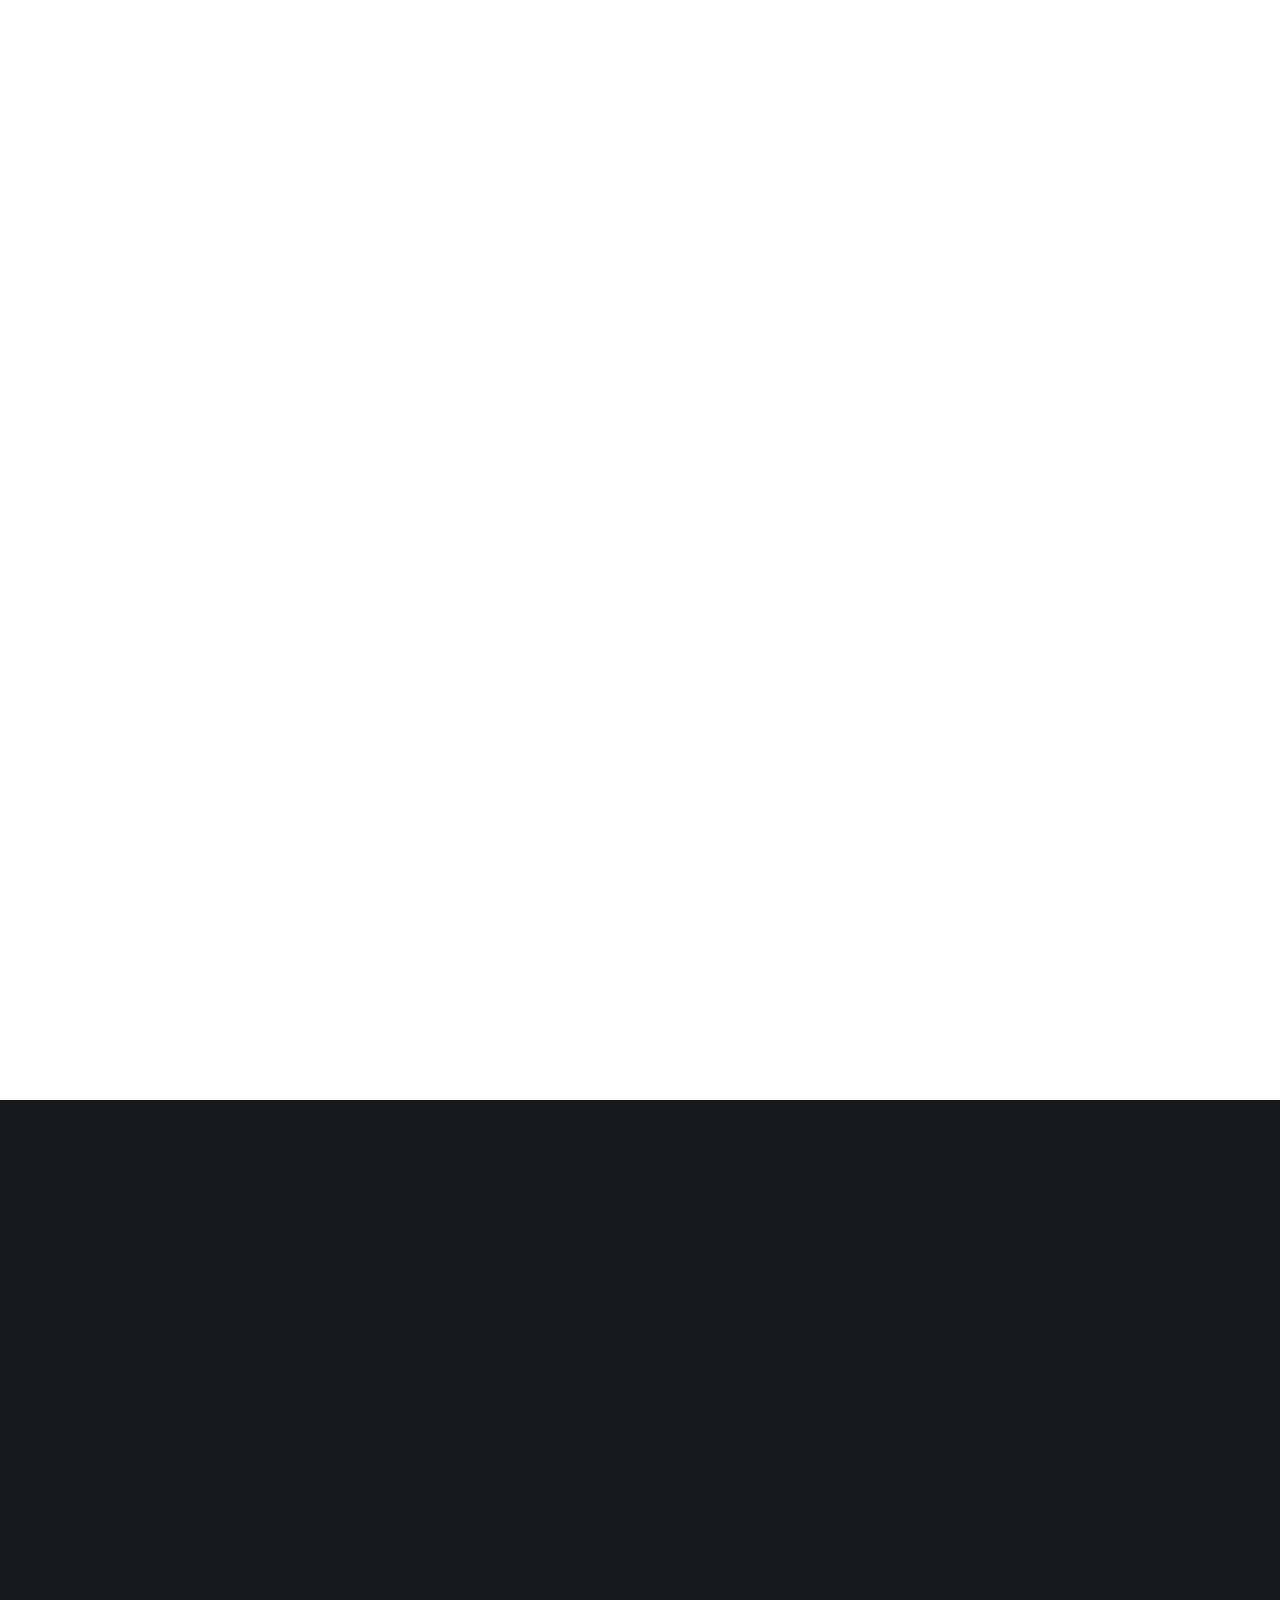
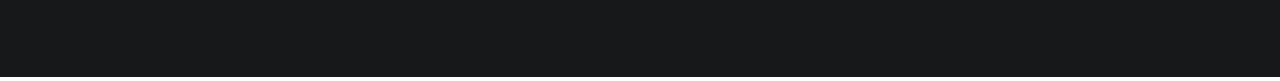
<file: project-detail.html>
<!DOCTYPE html>
<html lang="en">
<head>

     <title>Digital Advertisement Accept Studio</title>
<!--

DIGITAL TREND

https://templatemo.com/tm-538-digital-trend

-->
     <meta charset="UTF-8">
     <meta http-equiv="X-UA-Compatible" content="IE=Edge">
     <meta name="description" content="">
     <meta name="keywords" content="">
     <meta name="author" content="">
     <meta name="viewport" content="width=device-width, initial-scale=1, maximum-scale=1">

     <link rel="stylesheet" href="css/bootstrap.min.css">
     <link rel="stylesheet" href="css/font-awesome.min.css">
     <link rel="stylesheet" href="css/aos.css">
     <link rel="stylesheet" href="css/owl.carousel.min.css">
     <link rel="stylesheet" href="css/owl.theme.default.min.css">

     <!-- MAIN CSS -->
     <link rel="stylesheet" href="css/templatemo-digital-trend.css">

</head>
<body>

     <!-- MENU BAR -->
    <nav class="navbar navbar-expand-lg position-relative">
        <div class="container">
            <a class="navbar-brand" href="index.html">
              <i class="fa fa-line-chart"></i>
              Accept Studio
            </a>

            <button class="navbar-toggler" type="button" data-toggle="collapse" data-target="#navbarNav" aria-controls="navbarNav" aria-expanded="false"
                aria-label="Toggle navigation">
                <span class="navbar-toggler-icon"></span>
            </button>

            <div class="collapse navbar-collapse" id="navbarNav">
                <ul class="navbar-nav ml-auto">
                    <li class="nav-item">
                        <a href="index.html#about" class="nav-link">Studio</a>
                    </li>
                    <li class="nav-item">
                        <a href="index.html#project" class="nav-link">Apa yang kami tawarkan?</a>
                    </li>
                    <li class="nav-item">
                        <a href="contact.html" class="nav-link contact">Contact</a>
                    </li>
                </ul>
            </div>
        </div>
    </nav>


     <!-- PROJECT DETAIL -->
     <section class="project-detail section-padding-half">
          <div class="container">
               <div class="row">

                    <div class="col-lg-9 mx-auto col-md-10 col-12 mt-lg-5 text-center" data-aos="fade-up">

                      <h4>Digital Advertisement Accept Studio</h4>

                      <h1>Menawarkan beberapa jasa Foto, Video,dan Design</h1>
                    </div>

               </div>
          </div>
     </section>

     <div class="full-image text-center" data-aos="zoom-in">
       <img src="images/project/project-detail/ui-01.png" class="img-fluid" alt="interview process">
     </div>

     <!-- PROJECT DETAIL -->
     <section class="project-detail section-padding">
          <div class="container">
               <div class="row">

                  <div class="col-lg-6 col-md-6 col-12 mb-5">

                      <img src="images/project/project-detail/personal-website.png" class="img-fluid" alt="personal website" data-aos="fade-up">
                    </div>

                    <div class="col-lg-5 col-md-6 mr-lg-auto mt-lg-5 col-12" data-aos="fade-up" data-aos-delay="200">

                      <h2>Web dan beberapa foto dan video kami</h2>

                      <p class="mt-3 mb-4">Berikut ini contoh web dan beberapa foto dan video kami. <strong>Video di bawah ini hanyalah contoh.</strong></p>

                      <ul class="list-detail">
                        <li><span>Fotografi</span></li>
                        <li><span>Videografi</span></li>
                        <li><span>Design</span></li>
                        <li><span>Website</span></li>
                      </ul>
                    </div>
               </div>

              <div class="col-lg-12 col-12">
                <div class="embed-responsive embed-responsive-16by9 my-5 py-5" data-aos="fade-up">
                    <iframe class="embed-responsive-item" width="800" height="450" src="https://www.youtube.com/embed/myVN26Vx4MU?controls=0" frameborder="0" allow="accelerometer; autoplay; encrypted-media; gyroscope; picture-in-picture" allowfullscreen></iframe>
                </div>
              </div>
          </div>
     </section>


     <footer class="site-footer">
      <div class="container">
        <div class="row">

          <div class="col-lg-5 mx-lg-auto col-md-8 col-10">
            <h1 class="text-white" data-aos="fade-up" data-aos-delay="100">Anda <strong>puas</strong> Kami <strong>senang</strong>.</h1>
          </div>

          <div class="col-lg-3 col-md-6 col-12" data-aos="fade-up" data-aos-delay="200">
            <h4 class="my-4">Contact Info</h4>

            <p class="mb-1">
              <i class="fa fa-phone mr-2 footer-icon"></i> 
              +62 858 9249 2248
            </p>

            <p>
              <a href="#">
                <i class="fa fa-envelope mr-2 footer-icon"></i>
                septian.nabil.pratama@gmail.com
              </a>
            </p>
          </div>

          <div class="col-lg-3 col-md-6 col-12" data-aos="fade-up" data-aos-delay="300">
            <h4 class="my-4">Alamat Saya</h4>

            <p class="mb-1">
              <i class="fa fa-home mr-2 footer-icon"></i> 
              Jl. Kanfer Raya no.2a, Desa kalisalak, Batang, Jawa Tengah, Indonesia
            </p>
          </div>

          <div class="col-lg-4 mx-lg-auto text-center col-md-8 col-12" data-aos="fade-up" data-aos-delay="400">
            <p class="copyright-text">Copyright &copy; 2020 Your Company
            <br>
            <a rel="nofollow noopener" href="https://www.instagram.com/septiannabil_/">Design and Web by : Septian Nabil Pratama</a></p>
          </div>

          <div class="col-lg-4 mx-lg-auto col-md-6 col-12" data-aos="fade-up" data-aos-delay="500">
            
            <ul class="footer-link">
              <li><a href="#">Stories</a></li>
              <li><a href="#">Work with us</a></li>
              <li><a href="#">Privacy</a></li>
            </ul>
          </div>

          <div class="col-lg-3 mx-lg-auto col-md-6 col-12" data-aos="fade-up" data-aos-delay="600">
            <ul class="social-icon">
              <li><a href="#" class="fa fa-instagram"></a></li>
              <li><a href="#" class="fa fa-twitter"></a></li>
              <li><a href="#" class="fa fa-dribbble"></a></li>
              <li><a href="#" class="fa fa-behance"></a></li>
            </ul>
          </div>

        </div>
      </div>
    </footer>


     <!-- SCRIPTS -->
     <script src="js/jquery.min.js"></script>
     <script src="js/bootstrap.min.js"></script>
     <script src="js/aos.js"></script>
     <script src="js/owl.carousel.min.js"></script>
     <script src="js/custom.js"></script>

</body>
</html>
</file>
<file: css/templatemo-digital-trend.css>
/*

DIGITAL TREND

https://templatemo.com/tm-538-digital-trend

*/
  
  @font-face {
      font-family: 'Plain-Regular';
      src: url('../fonts/Plain-Regular.woff2') format('woff2'),
          url('../fonts/Plain-Regular.woff') format('woff');
      font-weight: normal;
      font-style: normal;
  }

  @font-face {
      font-family: 'Plain-Light';
      src: url('../fonts/Plain-Light.woff2') format('woff2'),
          url('../fonts/Plain-Light.woff') format('woff');
      font-weight: bold;
      font-style: normal;
  }

  @font-face {
      font-family: 'Plain-Bold';
      src: url('../fonts/Plain-Bold.woff2') format('woff2'),
          url('../fonts/Plain-Bold.woff') format('woff');
      font-weight: bold;
      font-style: normal;
  }

  :root {
    --primary-color:        #057a8d;
    --secondary-color:      #f1c111;
    --white-color:          #ffffff;
    --dark-color:           #171819;
    --project-bg:           #f0f8ff;
    --menu-bg:              #0c8195;

    --title-color:          #15141a;
    --gray-color:           #909090;
    --link-color:           #404040;
    --p-color:              #666262;

    --base-font-family:     'Plain-Light', sans-serif;
    --title-font-family:    'Plain-Regular', sans-serif;
    --font-bold-family:     'Plain-Bold', sans-serif;
    --font-weight-bold:     bold;

    --h1-font-size:         42px;
    --h2-font-size:         32px;
    --h3-font-size:         24px;
    --p-font-size:          18px;
    --base-font-size:       16px;
    --menu-font-size:       14px;

    --border-radius-large:  100px;
    --border-radius-small:  5px;
  }

  body {
    background: var(--white-color);
    font-family: var(--base-font-family);
  }


  /*---------------------------------------
     TYPOGRAPHY              
  -----------------------------------------*/

  h1,h2,h3,h4,h5,h6 {
    font-family: var(--title-font-family);
    line-height: inherit;
  }

  h1 {
    color: var(--title-color);
    font-size: var(--h1-font-size);
  }

  h2 {
    font-size: var(--h2-font-size);
    font-weight: 100;
  }

  h3 {
    font-size: var(--h3-font-size);
    font-weight: 100;
    margin-bottom: 0;
  }

  h4 {
    color: var(--gray-color);
    font-family: var(--base-font-family);
    font-size: var(--p-font-size);
    letter-spacing: 1px;
    text-transform: uppercase;
  }

  p {
    color: var(--p-color);
    font-size: var(--p-font-size);
    line-height: 1.5em;
  }

  b, 
  strong {
    letter-spacing: 0;
    color: var(--secondary-color);
  }


  /*  BLOCKQUOTES */
  .quote {
    position: relative;
    margin: 0;
  }

  .quote::after {
    content: "“";
    position: absolute;
    bottom: -80px;
    left: 20px;
    font-family: times;
    color: var(--gray-color);
    font-weight: var(--font-weight-bold);
    font-size: 14em;
    line-height: 0;
    opacity: 0.10;
  }

  blockquote {
    border-left: 5px solid rgba(0,0,0,0.05);
    display: block;
    margin: 42px 0;
    padding: 14px 22px;
    color: rgba(0,0,0,0.5);
  }


  /* BUTTON */
  .custom-btn {
    background: transparent;
    border: 2px solid var(--dark-color);
    border-radius: var(--border-radius-large);
    padding: 12px 26px 14px 26px;
    color: var(--dark-color);
    font-family: var(--title-font-family);
    font-size: var(--p-font-size);
    white-space: nowrap;
  }

  .custom-btn.btn-bg {
    background: var(--white-color);
    color: var(--primary-color);
    border-color: transparent;
	transition: all .3s ease;
  }
  
  .custom-btn:hover,
  .custom-btn:focus {
    background: var(--dark-color);
    color: var(--white-color);
    border-color: transparent;
  }


  /*---------------------------------------
     GENERAL               
  -----------------------------------------*/

  * {
    -webkit-box-sizing: border-box;
    -moz-box-sizing: border-box;
    box-sizing: border-box;
  }

  *::before,
  *::after {
    -webkit-box-sizing: border-box;
    -moz-box-sizing: border-box;
    box-sizing: border-box;
  }

  a {
    color: var(--link-color);
    font-weight: normal;
    text-decoration: none;
  }

  a:hover, 
  a:active, 
  a:focus {
    color: var(--secondary-color);
    outline: none;
    text-decoration: none;
  }

  ::selection {
    background: var(--secondary-color);
    color: var(--white-color);
  }

  .section-padding {
    padding: 8em 0;
  }
  .section-padding-half {
    padding: 4em 0;
  }

  .google-map iframe {
    display: block;
    width: 100%;
  }



  /*---------------------------------------
    MENU             
  -----------------------------------------*/

  .navbar {
    background: var(--menu-bg);
    z-index: 2;
    top: 0;
    right: 0;
    left: 0;
    padding: 1.5em;
  }

  .navbar-brand {
    color: var(--white-color);
    font-size: var(--h2-font-size);
  }

  .nav-link {
    color: var(--white-color);
    font-size: var(--menu-font-size);
    letter-spacing: 0.4px;
    margin: 0 1.6em;
    padding: 0.6em;
  }

  .nav-link.active,
  .nav-link:hover {
    color: var(--secondary-color);
  }

  .navbar-expand-lg .navbar-nav .nav-link {
    padding-right: 0;
    padding-left: 0;
  }

  .navbar-expand-lg .navbar-nav .nav-link.contact {
    border: 2px solid var(--secondary-color);
    border-radius: var(--border-radius-large);
    color: var(--secondary-color);
    font-family: var(--font-bold-family);
    padding: 0.6em 2em 0.8em 2em;
  }

  .navbar-expand-lg .navbar-nav .nav-link.contact:hover,
  .navbar-expand-lg .navbar-nav .nav-link.contact.active {
    background: var(--secondary-color);
    color: var(--white-color);
  }

  .navbar-nav .navbar-toggler-icon {
    background: none;
  }

  .navbar-toggler {
    border: 0;
    padding: 0;
    cursor: pointer;
    margin: 0 10px 0 0;
    width: 30px;
    height: 35px;
    outline: none;
  }

  .navbar-toggler:focus {
    outline: none;
  }

  .navbar-toggler[aria-expanded="true"] .navbar-toggler-icon {
    background: transparent;
  }

  .navbar-toggler[aria-expanded="true"] .navbar-toggler-icon::before,
  .navbar-toggler[aria-expanded="true"] .navbar-toggler-icon::after {
    transition: top 300ms 50ms ease, -webkit-transform 300ms 350ms ease;
    transition: top 300ms 50ms ease, transform 300ms 350ms ease;
    transition: top 300ms 50ms ease, transform 300ms 350ms ease, -webkit-transform 300ms 350ms ease;
    top: 0;
  }

  .navbar-toggler[aria-expanded="true"] .navbar-toggler-icon::before {
    transform: rotate(45deg);
  }

  .navbar-toggler[aria-expanded="true"] .navbar-toggler-icon::after {
    transform: rotate(-45deg);
  }

  .navbar-toggler .navbar-toggler-icon {
    background: var(--white-color);
    transition: background 10ms 300ms ease;
    display: block;
    width: 30px;
    height: 2px;
    position: relative;
  }

  .navbar-toggler .navbar-toggler-icon::before,
  .navbar-toggler .navbar-toggler-icon::after {
    transition: top 300ms 350ms ease, -webkit-transform 300ms 50ms ease;
    transition: top 300ms 350ms ease, transform 300ms 50ms ease;
    transition: top 300ms 350ms ease, transform 300ms 50ms ease, -webkit-transform 300ms 50ms ease;
    position: absolute;
    right: 0;
    left: 0;
    background: var(--white-color);
    width: 30px;
    height: 2px;
    content: '';
  }

  .navbar-toggler .navbar-toggler-icon::before {
    top: -8px;
  }

  .navbar-toggler .navbar-toggler-icon::after {
    top: 8px;
  }



  /*---------------------------------------
     HERO              
  -----------------------------------------*/

  .hero {
    position: relative;
    padding: 5em 0;
    overflow: hidden;
  }

  .hero-bg {
    background: linear-gradient(170deg, var(--primary-color) 64%, var(--white-color) 30%);
  }

  .hero-image {
    position: relative;
    top: 2em;
  }



  /*---------------------------------------
     PROJECT              
  -----------------------------------------*/

  .project {
    background: var(--project-bg);
  }

  .project-wrapper {
    position: relative;
  }

  .project-wrapper img {
    border-radius: var(--border-radius-small);
  }

  .project-info {
    background: var(--white-color);
    border-radius: var(--border-radius-small);
    position: absolute;
    bottom: 32px;
    right: 32px;
    left: 32px;
    width: 90%;
    padding: 32px;
  }

  .project-info small {
    font-family: Plain-Bold;
    color: var(--gray-color);
    position: relative;
    top: 2px;
  }

  .project-info a {
    color: var(--primary-color);
  }

  .project-info .project-icon {
    background: var(--primary-color);
  }

  .project-icon {
    position: absolute;
    right: 30px;
    top: 40px;
    background: var(--dark-color);
    border-radius: var(--border-radius-large);
    color: var(--white-color);
    font-size: var(--h2-font-size);
    width: 40px;
    height: 40px;
    line-height: 40px;
    text-align: center;
    padding-left: 5px;
  }

  .owl-theme .owl-dots .owl-dot {
    outline: none;
  }

  .owl-theme .owl-dots .owl-dot span {
    background: var(--gray-color);
    width: 50px;
    height: 3px;
    margin:  35px 5px;
  }

  .owl-theme .owl-dots .owl-dot.active span, 
  .owl-theme .owl-dots .owl-dot:hover span {
    background: var(--secondary-color);
  }

  .list-detail {
    margin-left: 1em;
    padding-left: 1em;
    position: relative;
  }

  .list-detail li {
    display: block;
    list-style: none;
    margin: 0.6em 0 0 0.8em;
  }

  .list-detail li::before {
    content: "";
    width: 0;
    height: 0;
    border-width: 0 16px 16px 0;
    border-color: transparent var(--secondary-color) transparent transparent;
    border-style: solid;
    position: absolute;
    left: 0;
  }

  .list-detail span {
    position: relative;
    bottom: 5px;
  }

  .client-info img {
    width: 100px;
    margin-right: 1em;
  }



  /*---------------------------------------
      ABOUT            
  -----------------------------------------*/

  .about {
    position: relative;
    overflow: hidden;
  }

  .about-image img {
    display: block;
    margin: 0 auto;
  }



  /*---------------------------------------
      BLOG            
  -----------------------------------------*/

  .blog-header {
    border-radius: var(--border-radius-small);
    position: relative;
    overflow: hidden;
  }

  .blog-header img {
    border-radius: var(--border-radius-small);
    display: block;
  }

  .blog-header-info {
    background: linear-gradient(transparent,rgba(0,0,0,0.95));
    position: absolute;
    right: 0;
    left: 0;
    bottom: 0;
    padding: 2em;
  }

  .blog-header-info h3 {
    max-width: 80%;
  }

  .blog-header-info a {
    color: var(--white-color);
  }

  .blog-header-info a:hover {
    color: var(--secondary-color);
  }

  .blog-sidebar img {
    border-radius: var(--border-radius-small);
    width: 159px;
    margin-right: 22px;
  }

  .blog-sidebar h3 {
    font-size: 18px;
  }



  /*---------------------------------------
     CONTACT              
  -----------------------------------------*/

  .newsletter-form .form-control,
  .contact-form .form-control {
    box-shadow: none;
    background: var(--project-bg);
    border: 0;
    padding: 1.7em 1.3em;
    margin: 14px 0;
  }

  .newsletter-form button,
  .contact-form #submit-button {
    background: var(--primary-color);
    border-radius: var(--border-radius-large);
    color: var(--white-color);
    cursor: pointer;
    font-size: var(--p-font-size);
    line-height: 0px;
    padding: 1.5em 1.3em;
  }

  .newsletter-form button {
    background: var(--secondary-color);
  }



  /*---------------------------------------
     FOOTER              
  -----------------------------------------*/

  .site-footer {
    background: var(--dark-color);
    padding: 7em 0 6em 0;
  }

  .site-footer a {
    color: var(--p-color);
  }

  .site-footer a:hover,
  .footer-icon {
    color: var(--secondary-color);
    padding: auto;
  }

  .footer-link li {
    display: inline-block;
    list-style: none;
    margin: 0 10px;
  }

  .copyright-text,
  .footer-link,
  .site-footer .social-icon {
    margin-top: 6em;
  }

  .copyright-text {
    margin-top: 5.3em;
  }



  /*---------------------------------------
     SOCIAL ICON              
  -----------------------------------------*/

  .social-icon {
    position: relative;
    padding: 0;
    margin: 4em 0 0 0;
  }

  .social-icon li {
    display: inline-block;
    list-style: none;
  }

  .social-icon li a {
    text-decoration: none;
    display: inline-block;
    font-size: var(--base-font-size);
    margin: 10px;
    text-align: center;
  }



  /*---------------------------------------
     RESPONSIVE STYLES              
  -----------------------------------------*/

  @media screen and (min-width: 1200px) {

    .about-info h2 {
      max-width: 70%;
    }
  }

  @media screen and (min-width: 991px) {

    .project h2 {
      max-width: 32%;
      margin: 0 auto;
    }
  }

  @media screen and (max-width: 991px) {

    .hero {
      padding-top: 14em;
    }

    .hero-text {
      bottom: 2em;
    }

    .navbar {
      padding: 1em;
    }

    .navbar-collapse {
      text-align: center;
      padding: 2.5em 0;
    }

    .nav-link {
      display: inline-block;
    }

    .navbar-expand-lg .navbar-nav .nav-link.contact {
      margin: 1em 0;
    }

    .copyright-text, 
    .footer-link, 
    .site-footer .social-icon {
      margin-top: 3em;
      padding: 0;
      text-align: left;
    }
  }

  @media screen and (max-width: 767px) {

    h1 {
      font-size: 36px;
    }

    h2 {
      font-size: 28px;
    }

    h3 {
      font-size: 22px;
    }

    .project-info {
      right: 0;
      left: 0;
      margin: 0 auto;
    }

    .footer-link, 
    .site-footer .social-icon {
      margin-top: 1em;
    }

    .copyright-text {
      margin: 2.5em 0 1em 0;
    }

    .footer-link li {
      margin-left: 0;
    }
  }
</file>
